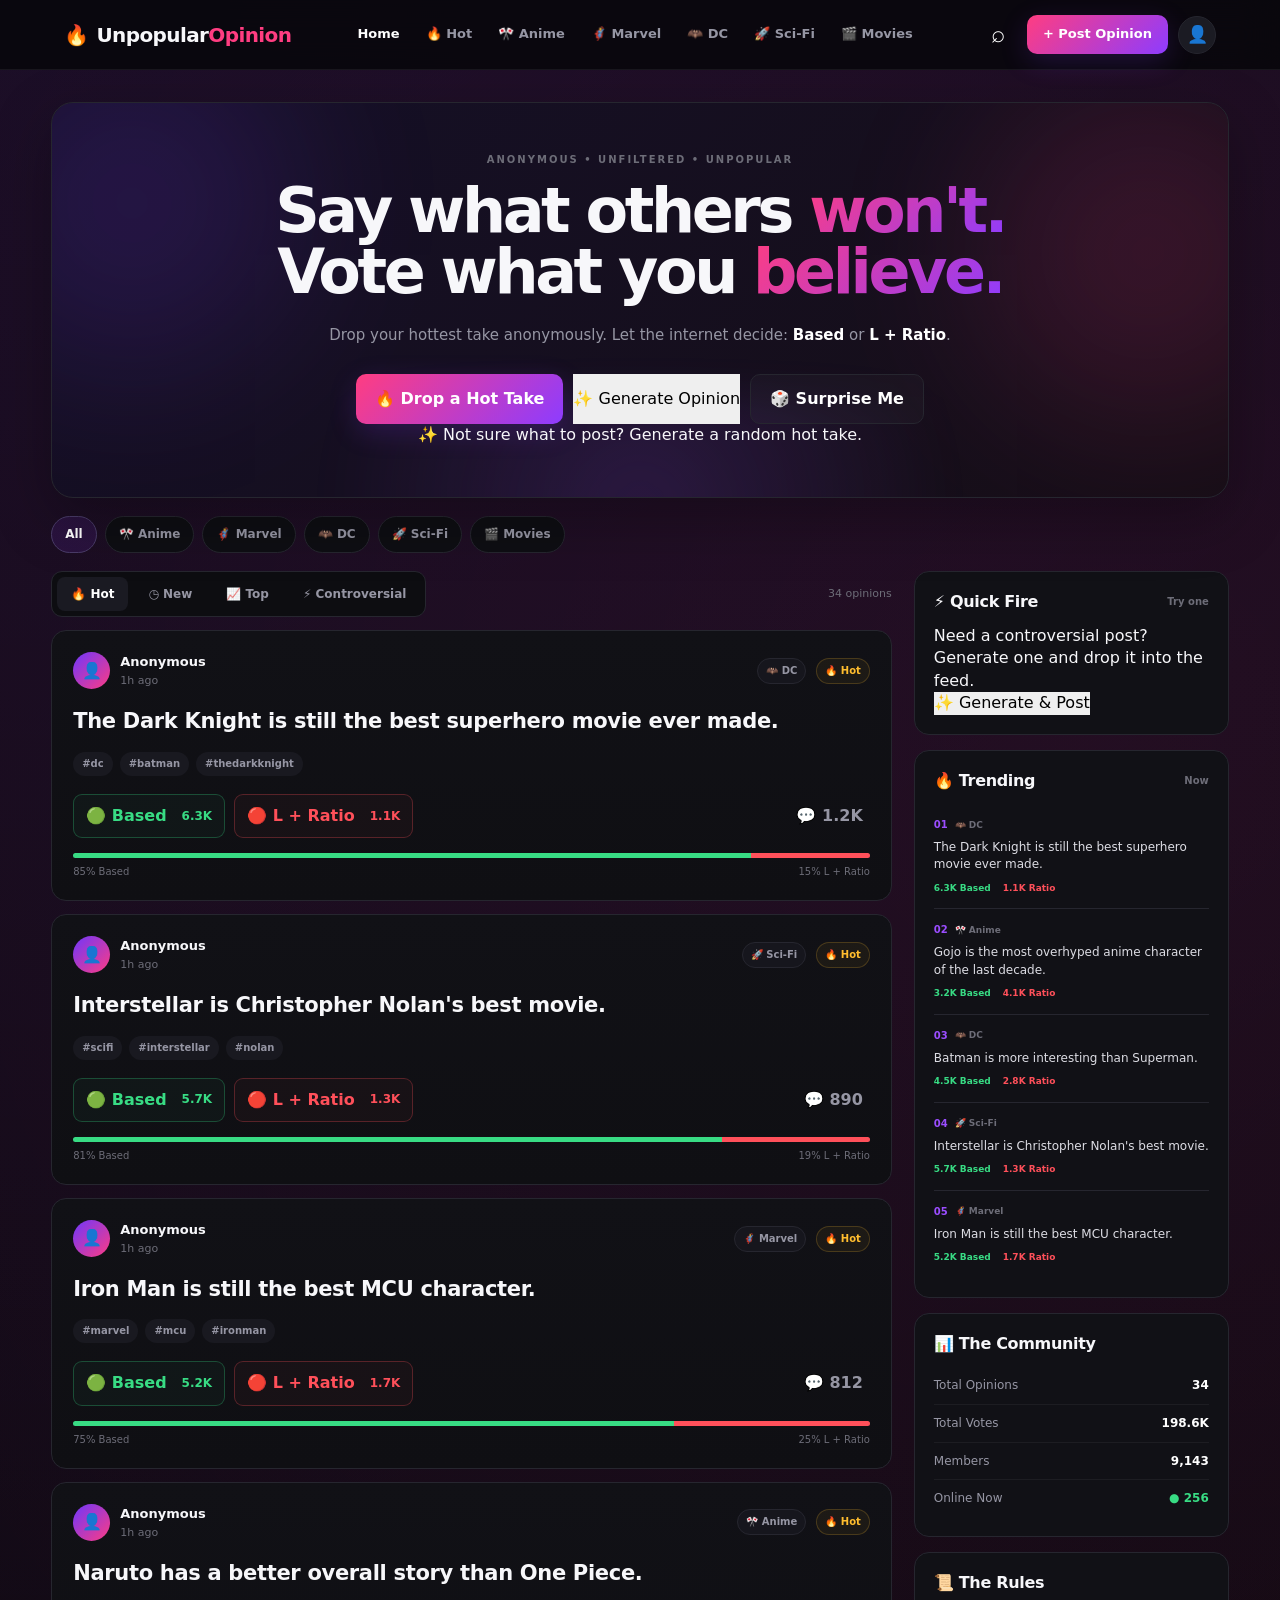
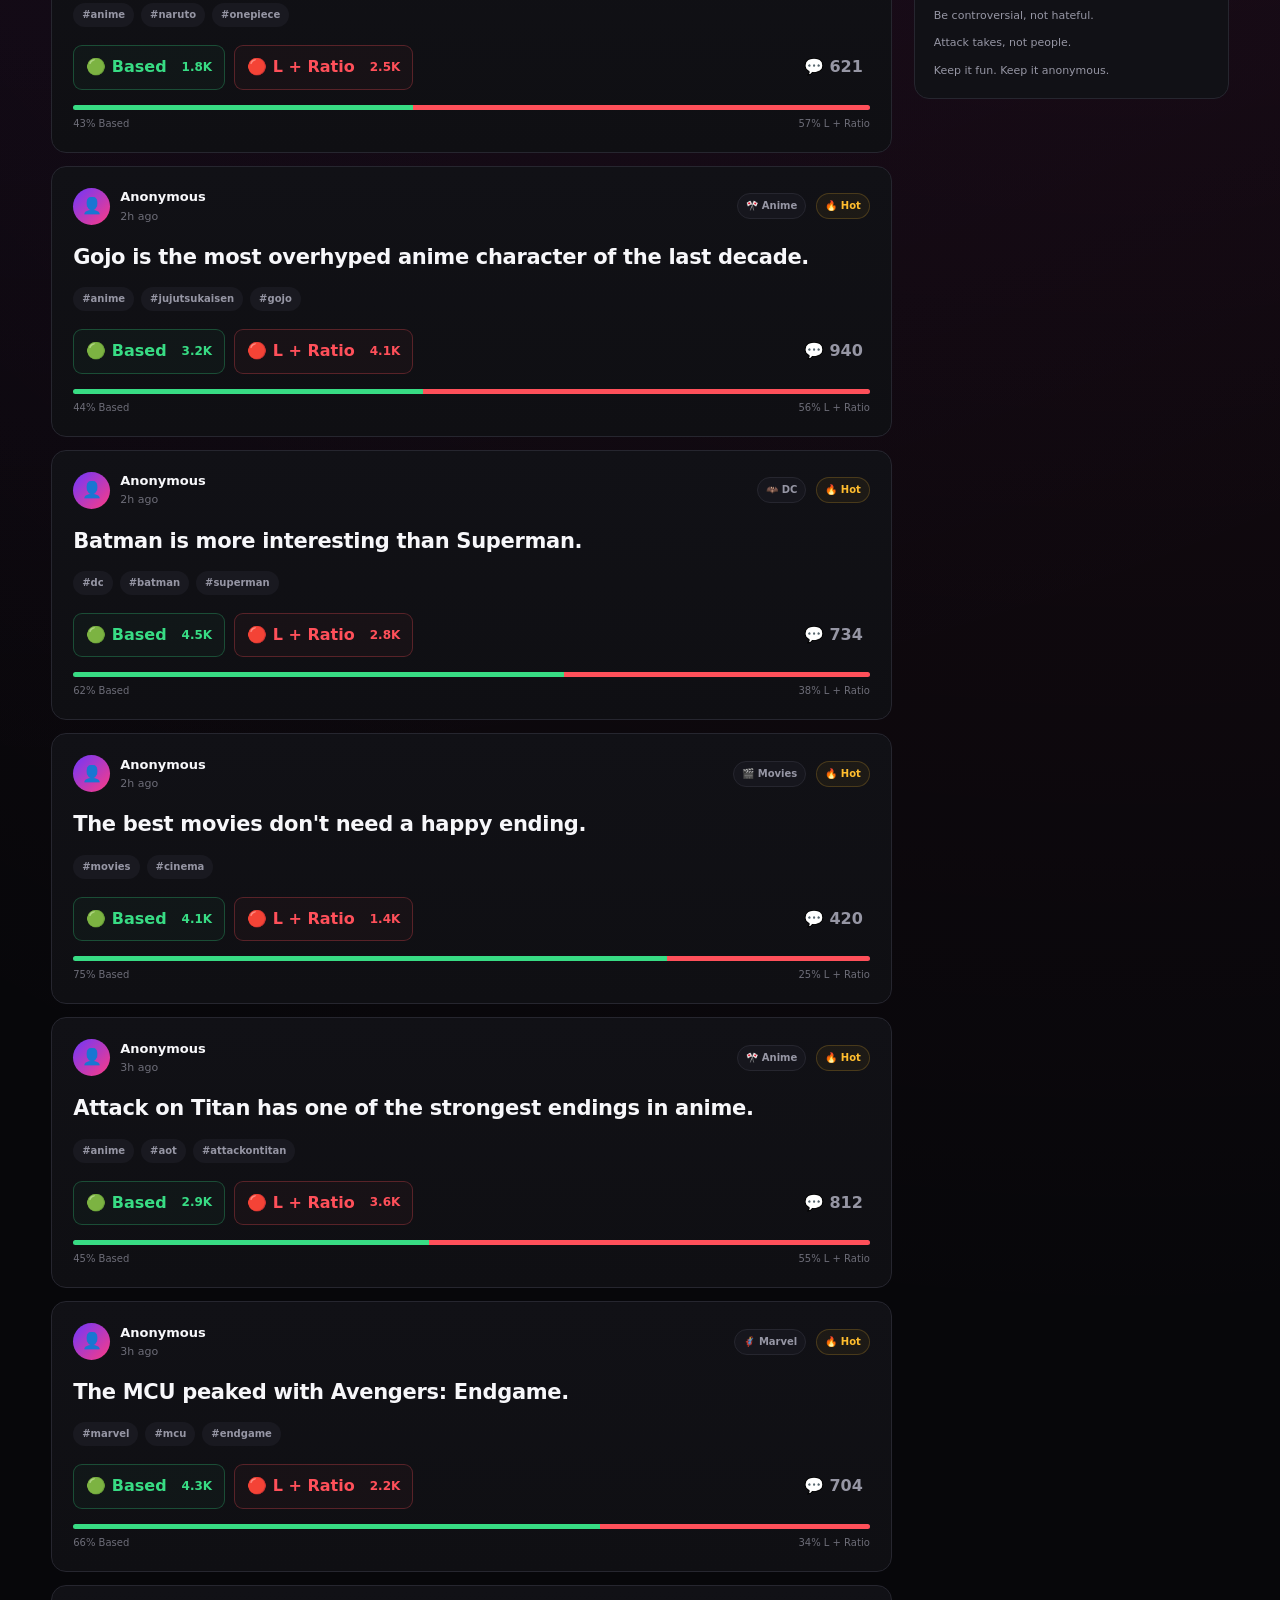
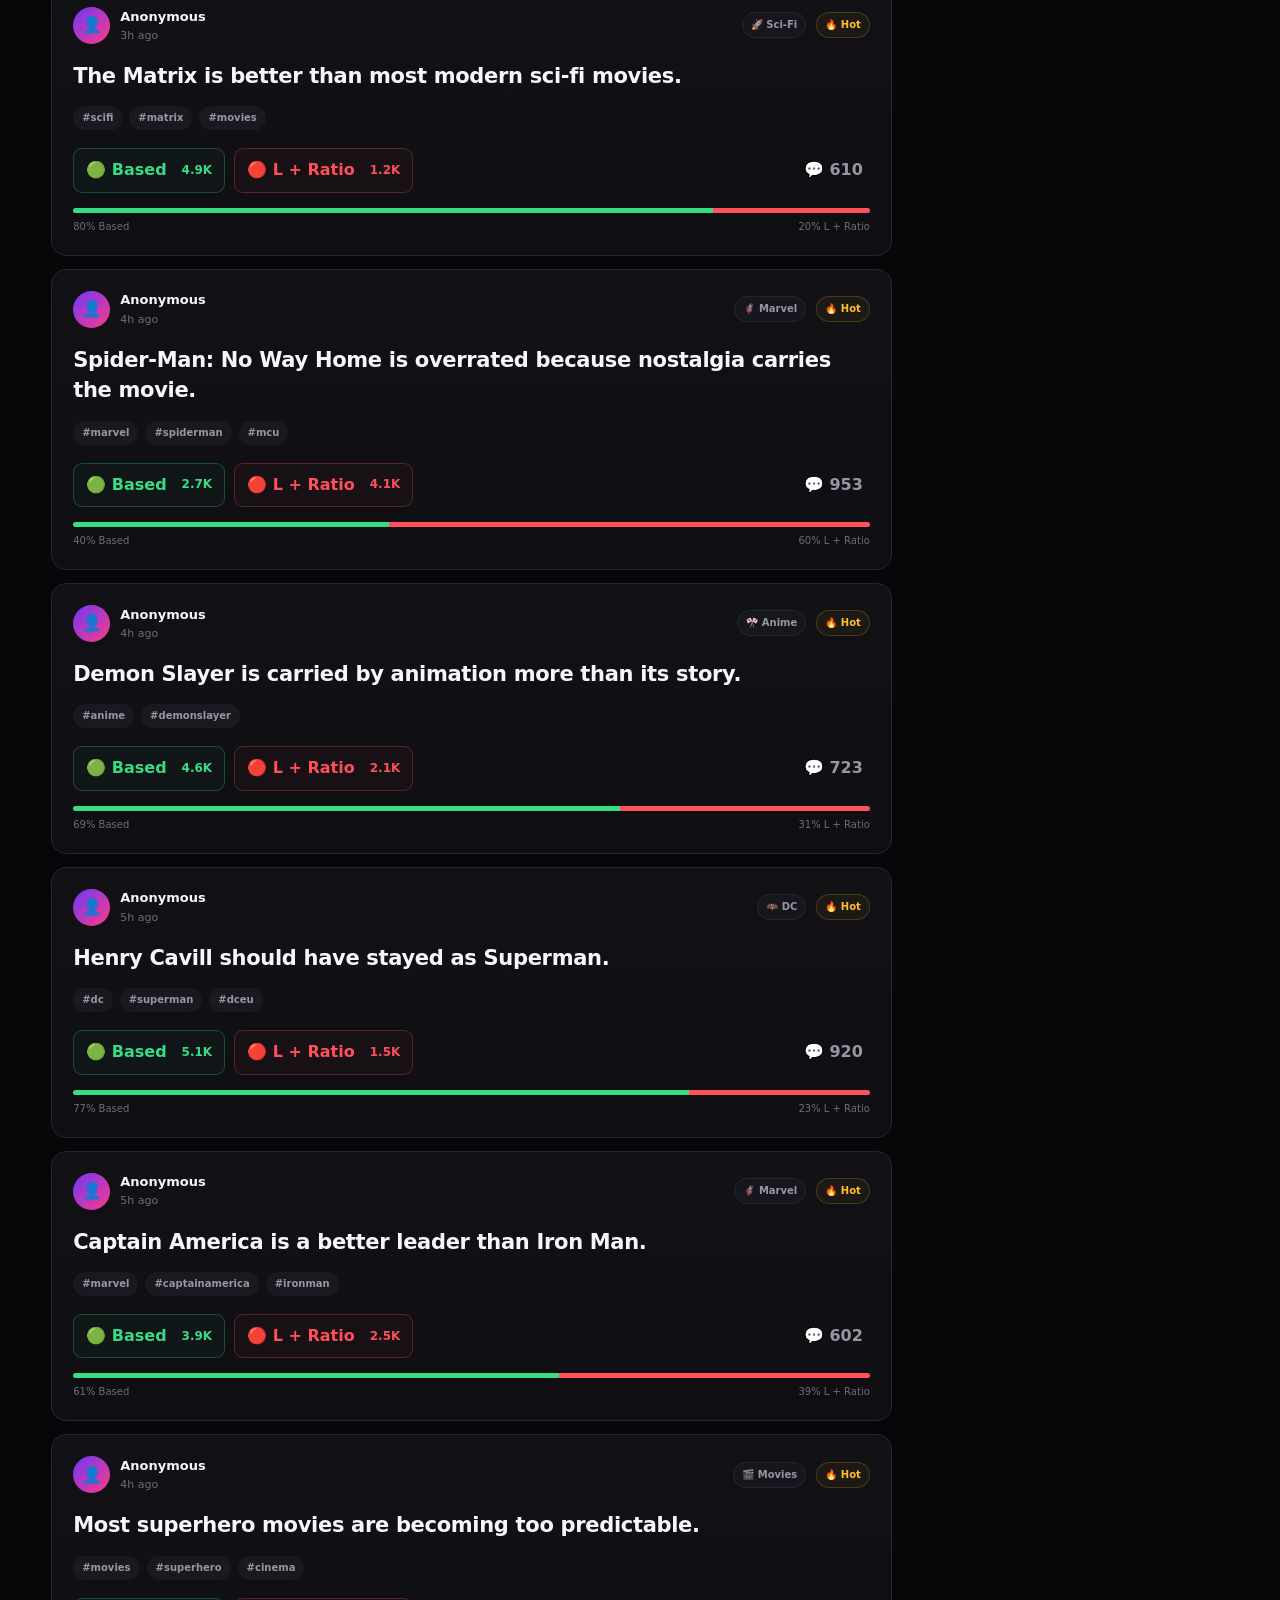
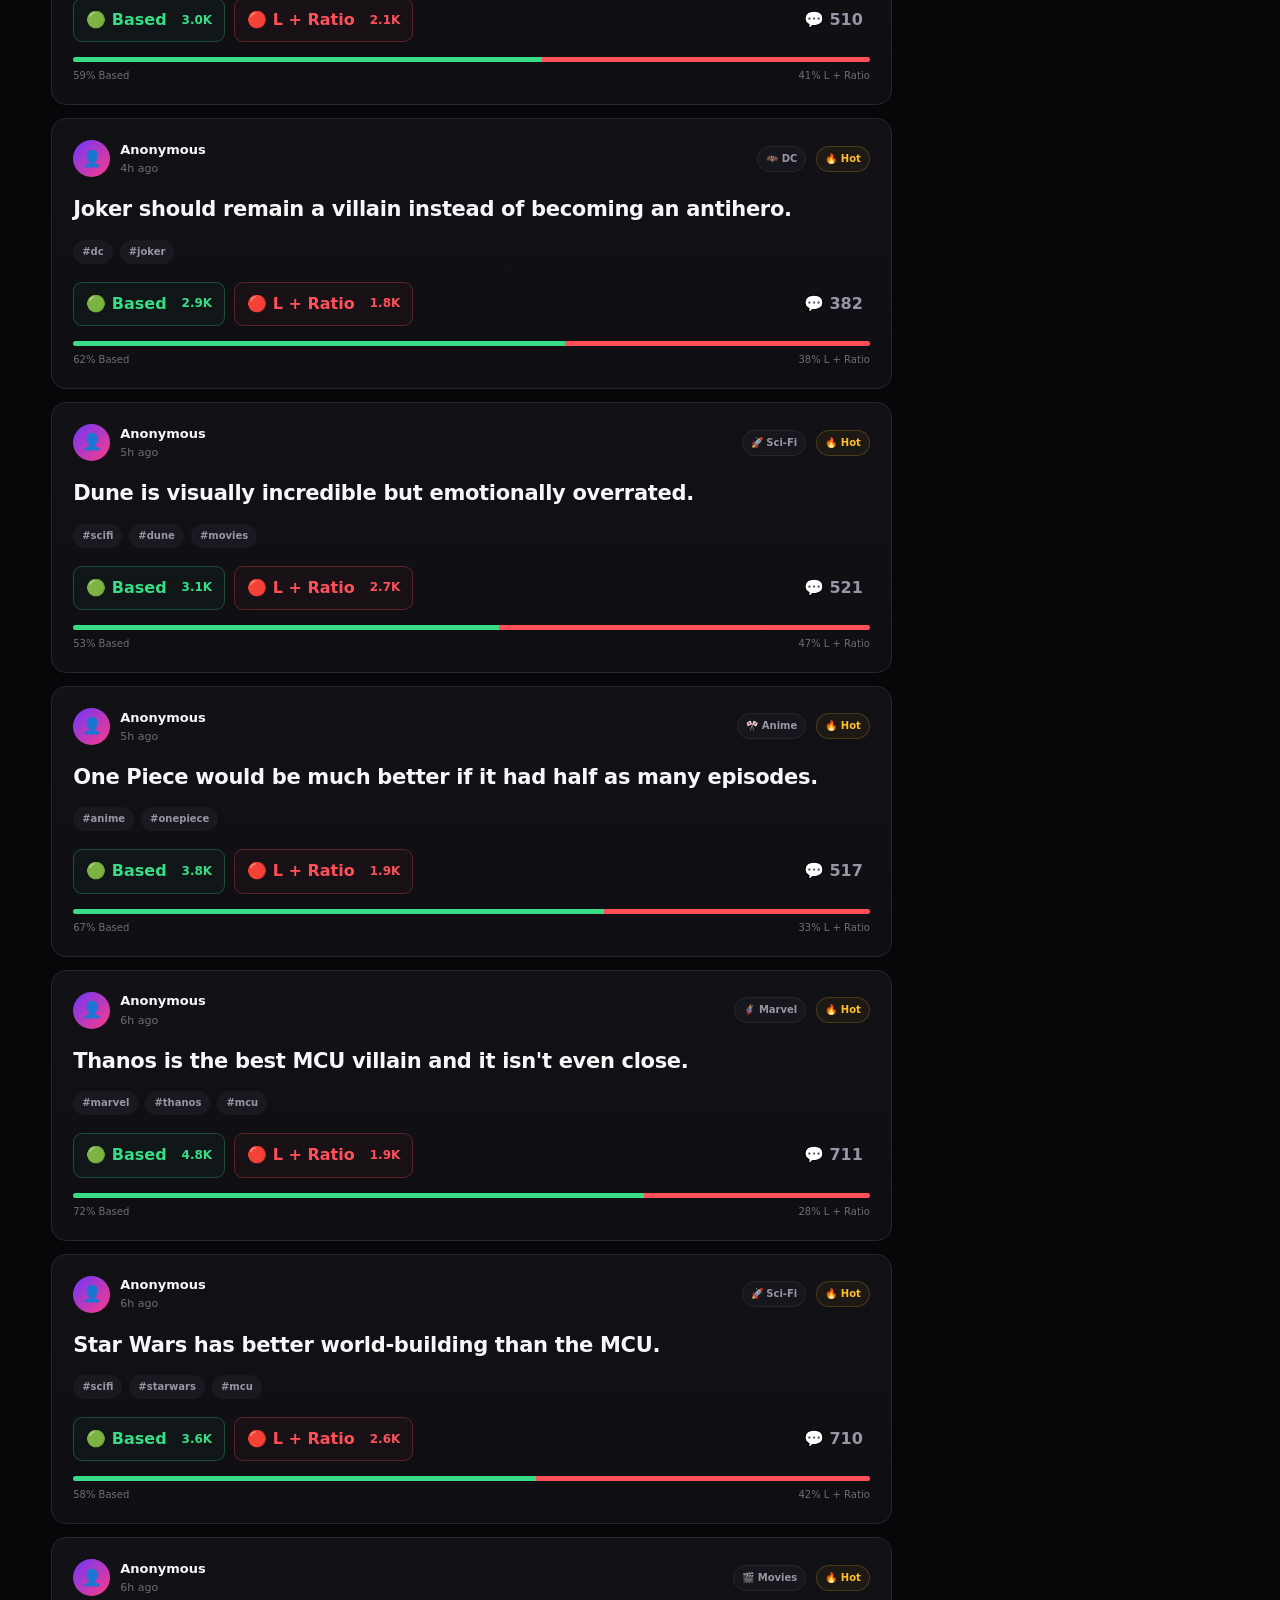
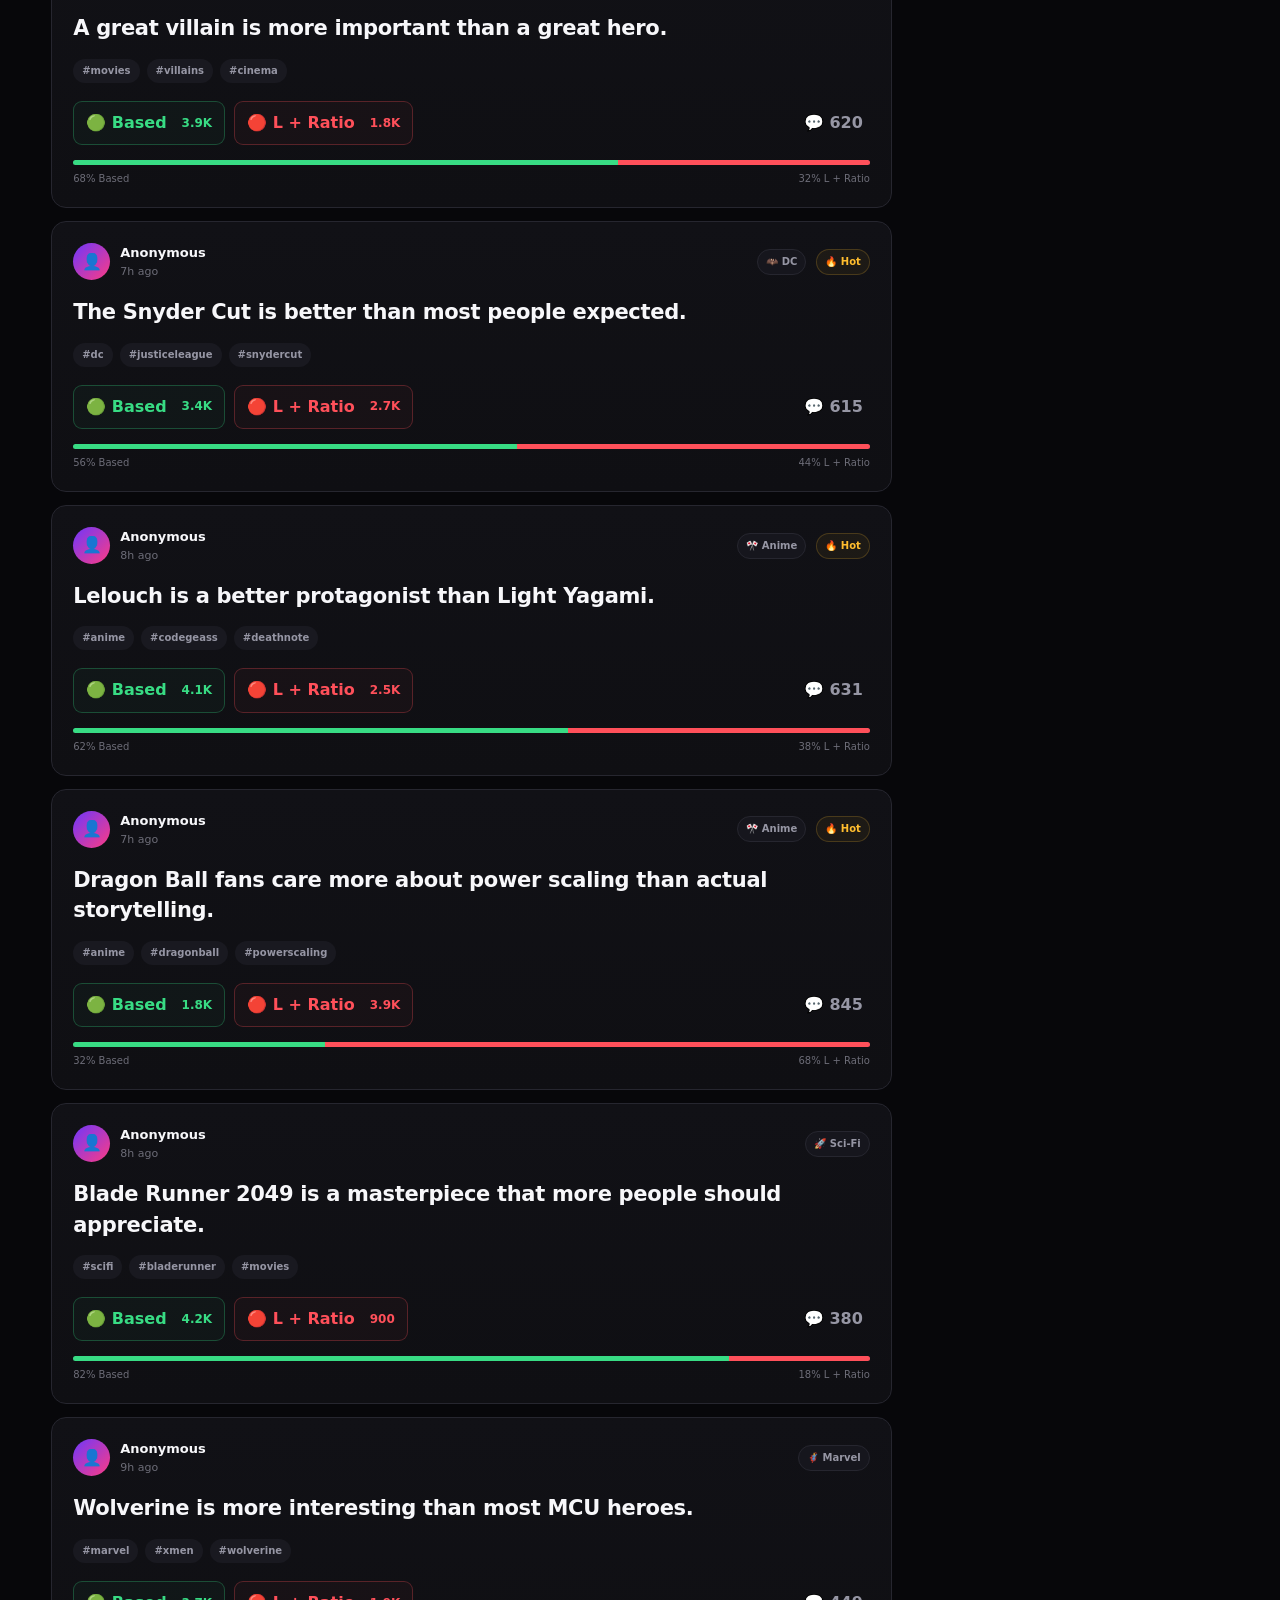
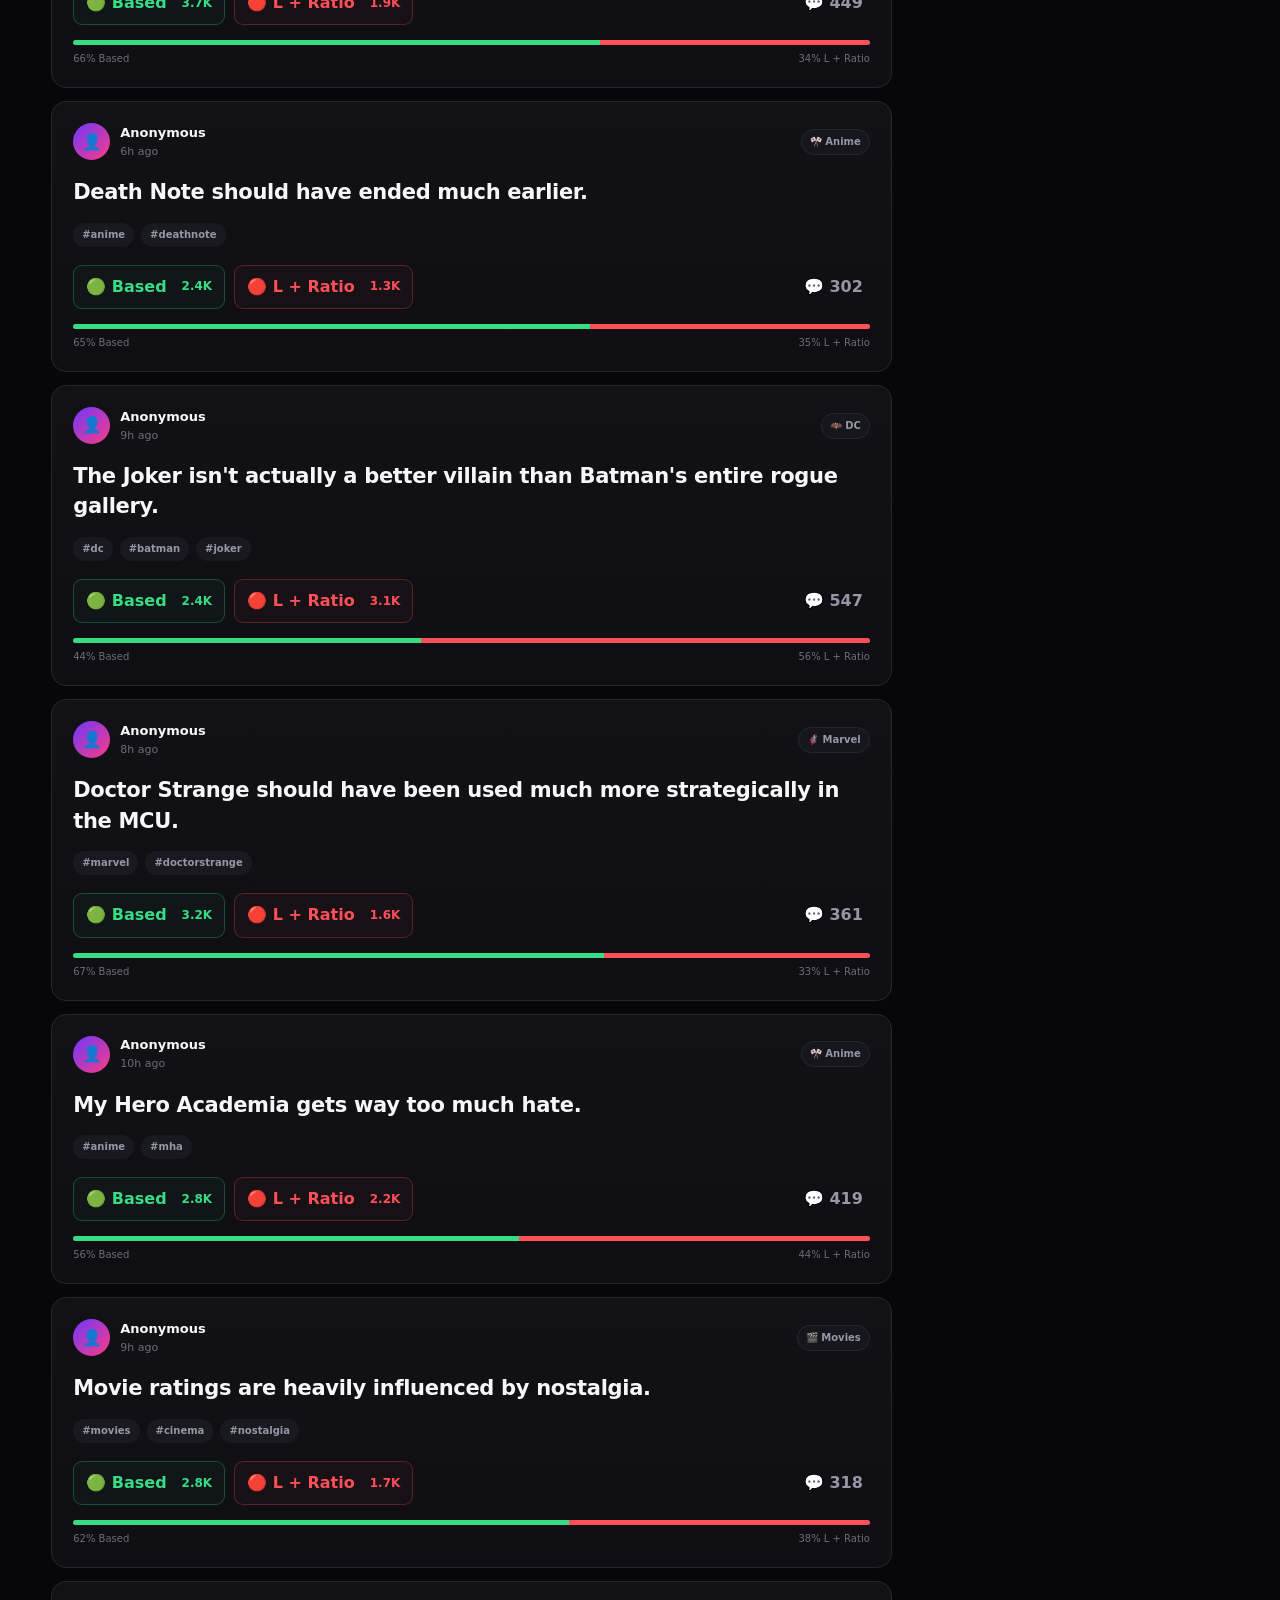
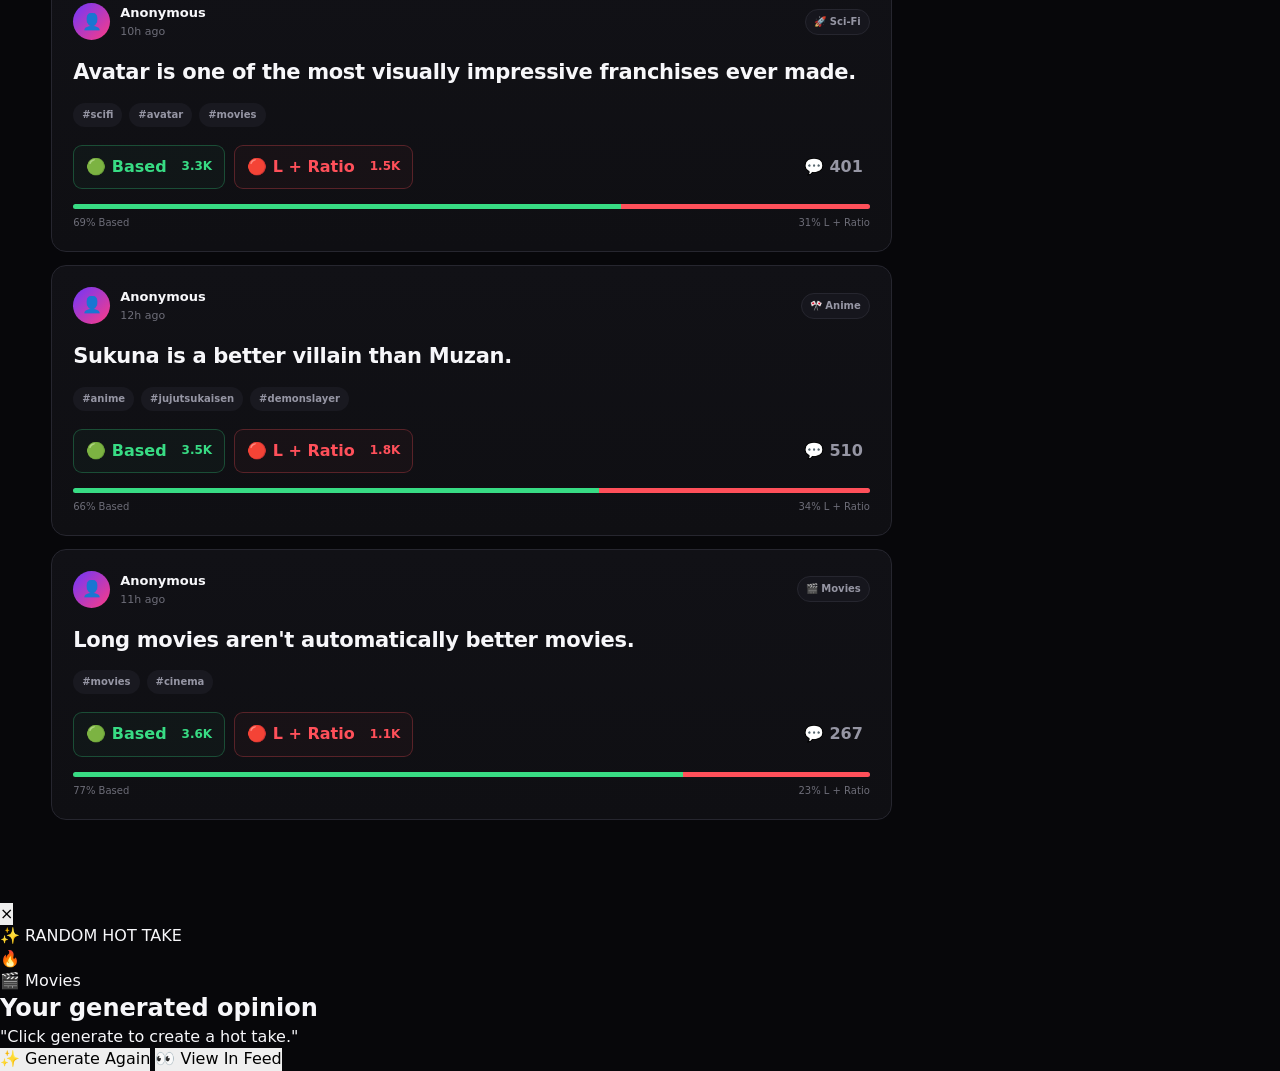
<file: index.html>
<!DOCTYPE html>
<html lang="en">
<head>
    <meta charset="UTF-8">
    <meta name="viewport" content="width=device-width, initial-scale=1.0">
    <meta name="description" content="Unpopular Opinion — anonymously share hot takes and vote Based or L + Ratio.">
    <title>Unpopular Opinion</title>
    <link rel="stylesheet" href="style.css">
</head>

<body>
    <nav class="navbar">
        <a href="#" class="logo" onclick="showAll(); return false;">
            <span class="logo-fire">🔥</span>
            Unpopular <span>Opinion</span>
        </a>

        <div class="nav-links">
            <a href="#" class="active" data-category="all" onclick="setCategory('all', this); return false;">Home</a>
            <a href="#" data-category="hot" onclick="setCategory('hot', this); return false;">🔥 Hot</a>
            <a href="#" data-category="anime" onclick="setCategory('anime', this); return false;">🎌 Anime</a>
            <a href="#" data-category="marvel" onclick="setCategory('marvel', this); return false;">🦸 Marvel</a>
            <a href="#" data-category="dc" onclick="setCategory('dc', this); return false;">🦇 DC</a>
            <a href="#" data-category="scifi" onclick="setCategory('scifi', this); return false;">🚀 Sci-Fi</a>
            <a href="#" data-category="movies" onclick="setCategory('movies', this); return false;">🎬 Movies</a>
        </div>

        <div class="nav-actions">
            <button class="icon-btn" type="button" aria-label="Search" onclick="toggleSearch()">⌕</button>
            <button class="post-btn" type="button" onclick="openModal()">+ Post Opinion</button>
            <div class="avatar" aria-label="Anonymous profile">👤</div>
        </div>

        <div class="search-panel" id="searchPanel">
            <input
                id="searchInput"
                type="search"
                maxlength="80"
                placeholder="Search opinions..."
                autocomplete="off"
                oninput="searchOpinions()"
            >
        </div>
    </nav>

    <main class="container">
        <section class="hero">
            <div class="hero-glow hero-glow-left"></div>
            <div class="hero-glow hero-glow-right"></div>

            <div class="hero-content">
                <div class="eyebrow">ANONYMOUS • UNFILTERED • UNPOPULAR</div>
                <h1>Say what others <span>won't.</span><br>Vote what you <span>believe.</span></h1>
                <p>
                    Drop your hottest take anonymously. Let the internet decide:
                    <strong>Based</strong> or <strong>L + Ratio</strong>.
                </p>

                <div class="hero-actions">
                    <button class="hero-btn" type="button" onclick="openModal()">🔥 Drop a Hot Take</button>
                    <button class="generate-btn" type="button" onclick="generateOpinion()">✨ Generate Opinion</button>
                    <button class="secondary-btn" type="button" onclick="randomOpinion()">🎲 Surprise Me</button>
                </div>

                <div class="generator-hint">
                    <span>✨</span>
                    <span>Not sure what to post? Generate a random hot take.</span>
                </div>
            </div>
        </section>

        <section class="category-strip" aria-label="Categories">
            <button class="category-chip active" data-category="all" onclick="setCategory('all', this)">All</button>
            <button class="category-chip" data-category="anime" onclick="setCategory('anime', this)">🎌 Anime</button>
            <button class="category-chip" data-category="marvel" onclick="setCategory('marvel', this)">🦸 Marvel</button>
            <button class="category-chip" data-category="dc" onclick="setCategory('dc', this)">🦇 DC</button>
            <button class="category-chip" data-category="scifi" onclick="setCategory('scifi', this)">🚀 Sci-Fi</button>
            <button class="category-chip" data-category="movies" onclick="setCategory('movies', this)">🎬 Movies</button>
        </section>

        <div class="layout">
            <section class="feed-section">
                <div class="feed-toolbar">
                    <div class="filters" role="tablist" aria-label="Feed sorting">
                        <button class="filter active" data-sort="hot" onclick="setSort('hot', this)">🔥 Hot</button>
                        <button class="filter" data-sort="new" onclick="setSort('new', this)">◷ New</button>
                        <button class="filter" data-sort="top" onclick="setSort('top', this)">📈 Top</button>
                        <button class="filter" data-sort="controversial" onclick="setSort('controversial', this)">⚡ Controversial</button>
                    </div>

                    <div class="feed-count" id="feedCount">0 opinions</div>
                </div>

                <div id="posts" class="posts"></div>
            </section>

            <aside class="sidebar">
                <div class="sidebar-card quick-card">
                    <div class="card-heading">
                        <h2>⚡ Quick Fire</h2>
                        <span>Try one</span>
                    </div>

                    <p class="quick-copy">Need a controversial post? Generate one and drop it into the feed.</p>

                    <button class="quick-generate" type="button" id="generateAndPostBtn">
                        ✨ Generate & Post
                    </button>
                </div>
                <div class="sidebar-card">
                    <div class="card-heading">
                        <h2>🔥 Trending</h2>
                        <span>Now</span>
                    </div>
                    <div id="trending"></div>
                </div>

                <div class="sidebar-card">
                    <div class="card-heading">
                        <h2>📊 The Community</h2>
                    </div>

                    <div class="stats-row">
                        <span>Total Opinions</span>
                        <strong id="totalOpinions">0</strong>
                    </div>
                    <div class="stats-row">
                        <span>Total Votes</span>
                        <strong id="totalVotes">0</strong>
                    </div>
                    <div class="stats-row">
                        <span>Members</span>
                        <strong>9,143</strong>
                    </div>
                    <div class="stats-row">
                        <span>Online Now</span>
                        <strong class="online">● 256</strong>
                    </div>
                </div>

                <div class="sidebar-card rules-card">
                    <div class="card-heading">
                        <h2>📜 The Rules</h2>
                    </div>
                    <p>Be controversial, not hateful.</p>
                    <p>Attack takes, not people.</p>
                    <p>Keep it fun. Keep it anonymous.</p>
                </div>
            </aside>
        </div>
    </main>


    <div class="generated-overlay" id="generatedOverlay" aria-hidden="true">
        <div class="generated-modal" role="dialog" aria-modal="true" aria-labelledby="generatedTitle">
            <button class="generated-close" type="button" onclick="closeGeneratedOpinion()" aria-label="Close">×</button>

            <div class="generated-badge">✨ RANDOM HOT TAKE</div>

            <div class="generated-icon" id="generatedIcon">🔥</div>

            <div class="generated-category" id="generatedCategory">🎬 Movies</div>

            <h2 id="generatedTitle">Your generated opinion</h2>

            <blockquote id="generatedOpinion">
                "Click generate to create a hot take."
            </blockquote>

            <div class="generated-actions">
                <button class="generate-again-btn" type="button" onclick="generateOpinion()">
                    ✨ Generate Again
                </button>

                <button class="post-generated-btn" type="button" onclick="closeGeneratedAndShowPost()">
                    👀 View In Feed
                </button>
            </div>
        </div>
    </div>

    <div class="modal-overlay" id="modal" aria-hidden="true">
        <div class="modal" role="dialog" aria-modal="true" aria-labelledby="modalTitle">
            <div class="modal-header">
                <div>
                    <div class="modal-kicker">ANONYMOUS POST</div>
                    <h2 id="modalTitle">Drop your hottest take 🔥</h2>
                </div>
                <button class="close-btn" type="button" onclick="closeModal()" aria-label="Close">×</button>
            </div>

            <label class="field-label" for="opinionInput">Your opinion</label>
            <textarea
                id="opinionInput"
                maxlength="300"
                placeholder="What's something you believe that most people would disagree with?"
                oninput="updateCharacterCount()"
            ></textarea>

            <div class="modal-meta">
                <span>👤 Posted anonymously</span>
                <span id="characterCount">0 / 300</span>
            </div>

            <div class="modal-row">
                <label class="select-label">
                    Category
                    <select id="categoryInput">
                        <option value="anime">🎌 Anime</option>
                        <option value="marvel">🦸 Marvel</option>
                        <option value="dc">🦇 DC</option>
                        <option value="scifi">🚀 Sci-Fi</option>
                        <option value="movies">🎬 Movies</option>
                        <option value="other">💬 Other</option>
                    </select>
                </label>

                <button class="submit-btn" type="button" onclick="submitOpinion()">Post Opinion</button>
            </div>
        </div>
    </div>

    <div class="toast" id="toast" role="status" aria-live="polite"></div>

    <script>
        const seedPosts = [
            {
                id: 1,
                text: "Naruto has a better overall story than One Piece.",
                tags: ["anime", "naruto", "onepiece"],
                based: 1820,
                ratio: 2450,
                comments: 621,
                hours: 1
            },
            {
                id: 2,
                text: "Gojo is the most overhyped anime character of the last decade.",
                tags: ["anime", "jujutsukaisen", "gojo"],
                based: 3210,
                ratio: 4100,
                comments: 940,
                hours: 2
            },
            {
                id: 3,
                text: "Attack on Titan has one of the strongest endings in anime.",
                tags: ["anime", "aot", "attackontitan"],
                based: 2900,
                ratio: 3600,
                comments: 812,
                hours: 3
            },
            {
                id: 4,
                text: "Demon Slayer is carried by animation more than its story.",
                tags: ["anime", "demonslayer"],
                based: 4600,
                ratio: 2100,
                comments: 723,
                hours: 4
            },
            {
                id: 5,
                text: "One Piece would be much better if it had half as many episodes.",
                tags: ["anime", "onepiece"],
                based: 3800,
                ratio: 1900,
                comments: 517,
                hours: 5
            },
            {
                id: 6,
                text: "Death Note should have ended much earlier.",
                tags: ["anime", "deathnote"],
                based: 2400,
                ratio: 1300,
                comments: 302,
                hours: 6
            },
            {
                id: 7,
                text: "Dragon Ball fans care more about power scaling than actual storytelling.",
                tags: ["anime", "dragonball", "powerscaling"],
                based: 1800,
                ratio: 3900,
                comments: 845,
                hours: 7
            },
            {
                id: 8,
                text: "Lelouch is a better protagonist than Light Yagami.",
                tags: ["anime", "codegeass", "deathnote"],
                based: 4100,
                ratio: 2500,
                comments: 631,
                hours: 8
            },
            {
                id: 9,
                text: "My Hero Academia gets way too much hate.",
                tags: ["anime", "mha"],
                based: 2800,
                ratio: 2200,
                comments: 419,
                hours: 10
            },
            {
                id: 10,
                text: "Sukuna is a better villain than Muzan.",
                tags: ["anime", "jujutsukaisen", "demonslayer"],
                based: 3500,
                ratio: 1800,
                comments: 510,
                hours: 12
            },
            {
                id: 11,
                text: "Iron Man is still the best MCU character.",
                tags: ["marvel", "mcu", "ironman"],
                based: 5200,
                ratio: 1700,
                comments: 812,
                hours: 1
            },
            {
                id: 12,
                text: "The MCU peaked with Avengers: Endgame.",
                tags: ["marvel", "mcu", "endgame"],
                based: 4300,
                ratio: 2200,
                comments: 704,
                hours: 3
            },
            {
                id: 13,
                text: "Spider-Man: No Way Home is overrated because nostalgia carries the movie.",
                tags: ["marvel", "spiderman", "mcu"],
                based: 2700,
                ratio: 4100,
                comments: 953,
                hours: 4
            },
            {
                id: 14,
                text: "Captain America is a better leader than Iron Man.",
                tags: ["marvel", "captainamerica", "ironman"],
                based: 3900,
                ratio: 2500,
                comments: 602,
                hours: 5
            },
            {
                id: 15,
                text: "Thanos is the best MCU villain and it isn't even close.",
                tags: ["marvel", "thanos", "mcu"],
                based: 4800,
                ratio: 1900,
                comments: 711,
                hours: 6
            },
            {
                id: 16,
                text: "Doctor Strange should have been used much more strategically in the MCU.",
                tags: ["marvel", "doctorstrange"],
                based: 3200,
                ratio: 1600,
                comments: 361,
                hours: 8
            },
            {
                id: 17,
                text: "Wolverine is more interesting than most MCU heroes.",
                tags: ["marvel", "xmen", "wolverine"],
                based: 3700,
                ratio: 1900,
                comments: 449,
                hours: 9
            },
            {
                id: 18,
                text: "The Dark Knight is still the best superhero movie ever made.",
                tags: ["dc", "batman", "thedarkknight"],
                based: 6300,
                ratio: 1100,
                comments: 1200,
                hours: 1
            },
            {
                id: 19,
                text: "Batman is more interesting than Superman.",
                tags: ["dc", "batman", "superman"],
                based: 4500,
                ratio: 2800,
                comments: 734,
                hours: 2
            },
            {
                id: 20,
                text: "Joker should remain a villain instead of becoming an antihero.",
                tags: ["dc", "joker"],
                based: 2900,
                ratio: 1800,
                comments: 382,
                hours: 4
            },
            {
                id: 21,
                text: "Henry Cavill should have stayed as Superman.",
                tags: ["dc", "superman", "dceu"],
                based: 5100,
                ratio: 1500,
                comments: 920,
                hours: 5
            },
            {
                id: 22,
                text: "The Snyder Cut is better than most people expected.",
                tags: ["dc", "justiceleague", "snydercut"],
                based: 3400,
                ratio: 2700,
                comments: 615,
                hours: 7
            },
            {
                id: 23,
                text: "The Joker isn't actually a better villain than Batman's entire rogue gallery.",
                tags: ["dc", "batman", "joker"],
                based: 2400,
                ratio: 3100,
                comments: 547,
                hours: 9
            },
            {
                id: 24,
                text: "Interstellar is Christopher Nolan's best movie.",
                tags: ["scifi", "interstellar", "nolan"],
                based: 5700,
                ratio: 1300,
                comments: 890,
                hours: 1
            },
            {
                id: 25,
                text: "The Matrix is better than most modern sci-fi movies.",
                tags: ["scifi", "matrix", "movies"],
                based: 4900,
                ratio: 1200,
                comments: 610,
                hours: 3
            },
            {
                id: 26,
                text: "Dune is visually incredible but emotionally overrated.",
                tags: ["scifi", "dune", "movies"],
                based: 3100,
                ratio: 2700,
                comments: 521,
                hours: 5
            },
            {
                id: 27,
                text: "Star Wars has better world-building than the MCU.",
                tags: ["scifi", "starwars", "mcu"],
                based: 3600,
                ratio: 2600,
                comments: 710,
                hours: 6
            },
            {
                id: 28,
                text: "Blade Runner 2049 is a masterpiece that more people should appreciate.",
                tags: ["scifi", "bladerunner", "movies"],
                based: 4200,
                ratio: 900,
                comments: 380,
                hours: 8
            },
            {
                id: 29,
                text: "Avatar is one of the most visually impressive franchises ever made.",
                tags: ["scifi", "avatar", "movies"],
                based: 3300,
                ratio: 1500,
                comments: 401,
                hours: 10
            },
            {
                id: 30,
                text: "The best movies don't need a happy ending.",
                tags: ["movies", "cinema"],
                based: 4100,
                ratio: 1400,
                comments: 420,
                hours: 2
            },
            {
                id: 31,
                text: "Most superhero movies are becoming too predictable.",
                tags: ["movies", "superhero", "cinema"],
                based: 3000,
                ratio: 2100,
                comments: 510,
                hours: 4
            },
            {
                id: 32,
                text: "A great villain is more important than a great hero.",
                tags: ["movies", "villains", "cinema"],
                based: 3900,
                ratio: 1800,
                comments: 620,
                hours: 6
            },
            {
                id: 33,
                text: "Movie ratings are heavily influenced by nostalgia.",
                tags: ["movies", "cinema", "nostalgia"],
                based: 2800,
                ratio: 1700,
                comments: 318,
                hours: 9
            },
            {
                id: 34,
                text: "Long movies aren't automatically better movies.",
                tags: ["movies", "cinema"],
                based: 3600,
                ratio: 1100,
                comments: 267,
                hours: 11
            }
        ];

        const STORAGE_KEY = "unpopular-opinion-posts-v2";

        let posts = loadPosts();
        let selectedCategory = "all";
        let selectedSort = "hot";

        function loadPosts() {
            try {
                const saved = JSON.parse(localStorage.getItem(STORAGE_KEY));
                return Array.isArray(saved) && saved.length ? saved : seedPosts.map(post => ({ ...post, tags: [...post.tags] }));
            } catch {
                return seedPosts.map(post => ({ ...post, tags: [...post.tags] }));
            }
        }

        function savePosts() {
            localStorage.setItem(STORAGE_KEY, JSON.stringify(posts));
        }

        function formatNumber(value) {
            if (value >= 1000000) return (value / 1000000).toFixed(1) + "M";
            if (value >= 1000) return (value / 1000).toFixed(1) + "K";
            return value.toLocaleString();
        }

        function escapeHTML(value) {
            const div = document.createElement("div");
            div.textContent = value;
            return div.innerHTML;
        }

        function getCategoryLabel(category) {
            const labels = {
                anime: "🎌 Anime",
                marvel: "🦸 Marvel",
                dc: "🦇 DC",
                scifi: "🚀 Sci-Fi",
                movies: "🎬 Movies",
                other: "💬 Other"
            };
            return labels[category] || "💬 Other";
        }

        function getPrimaryCategory(post) {
            return post.tags.find(tag => ["anime", "marvel", "dc", "scifi", "movies"].includes(tag)) || "other";
        }

        function getScore(post) {
            const votes = post.based + post.ratio;
            return votes / Math.max(post.hours, 1);
        }

        function getFilteredPosts() {
            let result = [...posts];

            if (selectedCategory !== "all" && selectedCategory !== "hot") {
                result = result.filter(post => getPrimaryCategory(post) === selectedCategory);
            }

            if (selectedSort === "new") {
                result.sort((a, b) => a.hours - b.hours);
            } else if (selectedSort === "top") {
                result.sort((a, b) => (b.based + b.ratio) - (a.based + a.ratio));
            } else if (selectedSort === "controversial") {
                result.sort((a, b) => {
                    const aDiff = Math.abs(a.based - a.ratio);
                    const bDiff = Math.abs(b.based - b.ratio);
                    return aDiff - bDiff;
                });
            } else {
                result.sort((a, b) => getScore(b) - getScore(a));
            }

            return result;
        }

        function renderPosts(list = getFilteredPosts()) {
            const container = document.getElementById("posts");
            container.innerHTML = "";

            document.getElementById("feedCount").textContent =
                `${list.length} opinion${list.length === 1 ? "" : "s"}`;

            if (!list.length) {
                container.innerHTML = `
                    <div class="empty-state">
                        <div class="empty-icon">🫥</div>
                        <h3>No opinions here yet.</h3>
                        <p>Be the first person brave enough to say something.</p>
                        <button class="hero-btn small-btn" onclick="openModal()">Post an Opinion</button>
                    </div>
                `;
                return;
            }

            list.forEach((post) => {
                const total = post.based + post.ratio;
                const basedPercent = total ? (post.based / total) * 100 : 50;
                const category = getPrimaryCategory(post);
                const hot = getScore(post) > 700;

                const article = document.createElement("article");
                article.className = "post-card";

                article.innerHTML = `
                    <div class="post-header">
                        <div class="anon-avatar">👤</div>

                        <div class="post-user">
                            <strong>Anonymous</strong>
                            <span>${post.hours === 0 ? "just now" : post.hours + "h ago"}</span>
                        </div>

                        <div class="post-category">${getCategoryLabel(category)}</div>

                        ${hot ? `<div class="hot-badge">🔥 Hot</div>` : ""}
                    </div>

                    <h2>${escapeHTML(post.text)}</h2>

                    <div class="tags">
                        ${post.tags.slice(0, 4).map(tag => `<span class="tag">#${escapeHTML(tag)}</span>`).join("")}
                    </div>

                    <div class="vote-row">
                        <button class="vote-btn based" onclick="vote(${post.id}, 'based')">
                            <span>🟢 Based</span>
                            <strong>${formatNumber(post.based)}</strong>
                        </button>

                        <button class="vote-btn ratio" onclick="vote(${post.id}, 'ratio')">
                            <span>🔴 L + Ratio</span>
                            <strong>${formatNumber(post.ratio)}</strong>
                        </button>

                        <button class="comment-btn" onclick="commentPost(${post.id})">
                            💬 ${formatNumber(post.comments)}
                        </button>
                    </div>

                    <div class="vote-bar" aria-label="${Math.round(basedPercent)} percent Based">
                        <div class="vote-bar-based" style="width:${basedPercent}%"></div>
                        <div class="vote-bar-ratio" style="width:${100 - basedPercent}%"></div>
                    </div>

                    <div class="vote-summary">
                        <span>${Math.round(basedPercent)}% Based</span>
                        <span>${Math.round(100 - basedPercent)}% L + Ratio</span>
                    </div>
                `;

                container.appendChild(article);
            });
        }

        function renderTrending() {
            const container = document.getElementById("trending");
            const trending = [...posts]
                .sort((a, b) => (b.based + b.ratio) - (a.based + a.ratio))
                .slice(0, 5);

            container.innerHTML = trending.map((post, index) => `
                <button class="trend-item" onclick="focusOpinion(${post.id})">
                    <div class="trend-topline">
                        <span class="trend-index">0${index + 1}</span>
                        <span class="trend-category">${getCategoryLabel(getPrimaryCategory(post))}</span>
                    </div>
                    <div class="trend-text">${escapeHTML(post.text)}</div>
                    <div class="trend-votes">
                        <span class="green">${formatNumber(post.based)} Based</span>
                        <span class="red">${formatNumber(post.ratio)} Ratio</span>
                    </div>
                </button>
            `).join("");
        }

        function updateStats() {
            const totalVotes = posts.reduce(
                (sum, post) => sum + post.based + post.ratio,
                0
            );

            document.getElementById("totalOpinions").textContent = formatNumber(posts.length);
            document.getElementById("totalVotes").textContent = formatNumber(totalVotes);
        }

        function refresh() {
            renderPosts();
            renderTrending();
            updateStats();
        }

        function setSort(sort, button) {
            selectedSort = sort;
            document.querySelectorAll(".filter").forEach(el => el.classList.remove("active"));
            button.classList.add("active");
            renderPosts();
        }

        function setCategory(category, element) {
            selectedCategory = category;

            document.querySelectorAll(".nav-links a").forEach(el => el.classList.remove("active"));
            document.querySelectorAll(".category-chip").forEach(el => el.classList.remove("active"));

            const navLink = document.querySelector(`.nav-links a[data-category="${category}"]`);
            if (navLink) navLink.classList.add("active");

            const categoryChip = document.querySelector(`.category-chip[data-category="${category}"]`);
            if (categoryChip) categoryChip.classList.add("active");

            if (category === "hot") {
                selectedCategory = "all";
                selectedSort = "hot";
            } else {
                selectedCategory = category;
            }

            document.querySelectorAll(".filter").forEach(el => el.classList.remove("active"));
            const activeFilter = document.querySelector(`.filter[data-sort="${selectedSort}"]`);
            if (activeFilter) activeFilter.classList.add("active");

            renderPosts();
        }

        function showAll() {
            setCategory("all");
        }

        function vote(id, type) {
            const post = posts.find(item => item.id === id);
            if (!post) return;

            if (type === "based") {
                post.based += 1;
                showToast("You voted: BASED 🟢");
            } else {
                post.ratio += 1;
                showToast("You voted: L + RATIO 🔴");
            }

            savePosts();
            refresh();
        }

        function commentPost(id) {
            const post = posts.find(item => item.id === id);
            if (!post) return;

            const comment = prompt("Leave an anonymous comment:");
            if (!comment || !comment.trim()) return;

            post.comments += 1;
            savePosts();
            refresh();
            showToast("Anonymous comment added 💬");
        }

        function focusOpinion(id) {
            selectedCategory = "all";
            selectedSort = "top";
            renderPosts();

            setTimeout(() => {
                const cards = [...document.querySelectorAll(".post-card")];
                const post = posts.find(item => item.id === id);
                if (!post) return;

                const index = getFilteredPosts().findIndex(item => item.id === id);
                if (cards[index]) {
                    cards[index].scrollIntoView({ behavior: "smooth", block: "center" });
                    cards[index].classList.add("flash");
                    setTimeout(() => cards[index].classList.remove("flash"), 1200);
                }
            }, 50);
        }

        function randomOpinion() {
            if (!posts.length) return;
            const random = posts[Math.floor(Math.random() * posts.length)];
            focusOpinion(random.id);
            showToast("Random take selected 🎲");
        }

        function toggleSearch() {
            const panel = document.getElementById("searchPanel");
            panel.classList.toggle("show");

            if (panel.classList.contains("show")) {
                document.getElementById("searchInput").focus();
            }
        }

        function searchOpinions() {
            const query = document.getElementById("searchInput").value.trim().toLowerCase();

            if (!query) {
                renderPosts();
                return;
            }

            const results = posts.filter(post => {
                const content = [
                    post.text,
                    ...post.tags
                ].join(" ").toLowerCase();

                return content.includes(query);
            });

            renderPosts(results);
        }

        function openModal() {
            const modal = document.getElementById("modal");
            modal.classList.add("show");
            modal.setAttribute("aria-hidden", "false");
            document.body.classList.add("modal-open");
            setTimeout(() => document.getElementById("opinionInput").focus(), 50);
        }

        function closeModal() {
            const modal = document.getElementById("modal");
            modal.classList.remove("show");
            modal.setAttribute("aria-hidden", "true");
            document.body.classList.remove("modal-open");
        }

        function updateCharacterCount() {
            const value = document.getElementById("opinionInput").value.length;
            document.getElementById("characterCount").textContent = `${value} / 300`;
        }

        function submitOpinion() {
            const input = document.getElementById("opinionInput");
            const category = document.getElementById("categoryInput").value;
            const text = input.value.trim();

            if (text.length < 5) {
                showToast("Your opinion is too short.");
                input.focus();
                return;
            }

            const tagMap = {
                anime: ["anime"],
                marvel: ["marvel", "mcu"],
                dc: ["dc"],
                scifi: ["scifi"],
                movies: ["movies", "cinema"],
                other: ["opinion"]
            };

            const newPost = {
                id: Date.now(),
                text,
                tags: tagMap[category] || ["opinion"],
                based: 0,
                ratio: 0,
                comments: 0,
                hours: 0
            };

            posts.unshift(newPost);
            savePosts();
            refresh();

            input.value = "";
            updateCharacterCount();
            closeModal();

            showToast("Your opinion is live anonymously 🔥");
        }


        const generatedOpinions = [
            { text: "Naruto has a better overall story than One Piece.", category: "anime", tags: ["anime", "naruto", "onepiece"] },
            { text: "Gojo is the most overhyped anime character of the last decade.", category: "anime", tags: ["anime", "gojo", "jujutsukaisen"] },
            { text: "Demon Slayer is carried more by animation than storytelling.", category: "anime", tags: ["anime", "demonslayer"] },
            { text: "Iron Man is still the best MCU character.", category: "marvel", tags: ["marvel", "mcu", "ironman"] },
            { text: "Spider-Man: No Way Home is heavily carried by nostalgia.", category: "marvel", tags: ["marvel", "spiderman"] },
            { text: "The Dark Knight is still the best superhero movie ever made.", category: "dc", tags: ["dc", "batman"] },
            { text: "Batman is more interesting than Superman.", category: "dc", tags: ["dc", "batman", "superman"] },
            { text: "Interstellar is Christopher Nolan's best movie.", category: "scifi", tags: ["scifi", "interstellar", "nolan"] },
            { text: "Star Wars has better world-building than the MCU.", category: "scifi", tags: ["scifi", "starwars", "mcu"] },
            { text: "A great villain is more important than a great hero.", category: "movies", tags: ["movies", "villains", "cinema"] },
            { text: "Long movies are not automatically better movies.", category: "movies", tags: ["movies", "cinema"] },
            { text: "Most superhero movies are becoming too predictable.", category: "movies", tags: ["movies", "superhero", "cinema"] }
        ];

        let currentGenerated = null;

        function pickGeneratedOpinion() {
            return generatedOpinions[Math.floor(Math.random() * generatedOpinions.length)];
        }

        function getGeneratedIcon(category) {
            const icons = {
                anime: "🎌",
                marvel: "🦸",
                dc: "🦇",
                scifi: "🚀",
                movies: "🎬"
            };
            return icons[category] || "🔥";
        }

        function generateOpinion() {
            currentGenerated = pickGeneratedOpinion();

            const newPost = {
                id: Date.now(),
                text: currentGenerated.text,
                tags: [...currentGenerated.tags],
                based: 0,
                ratio: 0,
                comments: 0,
                hours: 0
            };

            // Automatically add the generated opinion to the main feed.
            posts.unshift(newPost);
            savePosts();

            // Keep the feed focused on newly generated content.
            selectedCategory = currentGenerated.category;
            selectedSort = "new";

            document.querySelectorAll(".nav-links a").forEach(el => el.classList.remove("active"));
            document.querySelectorAll(".category-chip").forEach(el => el.classList.remove("active"));

            const categoryChip = document.querySelector(
                `.category-chip[data-category="${currentGenerated.category}"]`
            );
            if (categoryChip) categoryChip.classList.add("active");

            document.querySelectorAll(".filter").forEach(el => el.classList.remove("active"));
            const newFilter = document.querySelector('.filter[data-sort="new"]');
            if (newFilter) newFilter.classList.add("active");

            // Refresh the feed immediately so the generated opinion appears
            // with all the other opinions.
            refresh();

            // Fill and open the popup.
            const opinion = document.getElementById("generatedOpinion");
            const category = document.getElementById("generatedCategory");
            const icon = document.getElementById("generatedIcon");

            if (opinion) opinion.textContent = `"${currentGenerated.text}"`;
            if (category) category.textContent = getCategoryLabel(currentGenerated.category);
            if (icon) icon.textContent = getGeneratedIcon(currentGenerated.category);

            const overlay = document.getElementById("generatedOverlay");
            const modal = document.querySelector(".generated-modal");

            if (overlay) {
                overlay.classList.add("show");
                overlay.setAttribute("aria-hidden", "false");
                document.body.classList.add("modal-open");
            }

            requestAnimationFrame(() => {
                if (modal) modal.classList.add("pop");
            });

            showToast("Generated opinion added to the feed 🔥");

            // Scroll to the new opinion after the popup is closed.
            window.generatedPostId = newPost.id;
        }

        function closeGeneratedOpinion() {
            const overlay = document.getElementById("generatedOverlay");
            const modal = document.querySelector(".generated-modal");

            modal?.classList.remove("pop");
            overlay.classList.remove("show");
            overlay.setAttribute("aria-hidden", "true");
            document.body.classList.remove("modal-open");
        }

        function closeGeneratedAndShowPost() {
            const postId = window.generatedPostId;
            closeGeneratedOpinion();

            setTimeout(() => {
                const list = getFilteredPosts();
                const index = list.findIndex(post => post.id === postId);
                const cards = document.querySelectorAll(".post-card");

                if (index >= 0 && cards[index]) {
                    cards[index].scrollIntoView({ behavior: "smooth", block: "center" });
                    cards[index].classList.add("flash");
                    setTimeout(() => cards[index].classList.remove("flash"), 1200);
                }
            }, 80);
        }

        function postCurrentGenerated() {
            if (!currentGenerated) return;

            const newPost = {
                id: Date.now(),
                text: currentGenerated.text,
                tags: [...currentGenerated.tags],
                based: 0,
                ratio: 0,
                comments: 0,
                hours: 0
            };

            posts.unshift(newPost);
            savePosts();

            selectedCategory = currentGenerated.category;
            selectedSort = "new";

            document.querySelectorAll(".nav-links a").forEach(el => el.classList.remove("active"));
            document.querySelectorAll(".category-chip").forEach(el => el.classList.remove("active"));

            const categoryChip = document.querySelector(
                `.category-chip[data-category="${currentGenerated.category}"]`
            );
            if (categoryChip) categoryChip.classList.add("active");

            document.querySelectorAll(".filter").forEach(el => el.classList.remove("active"));
            const newFilter = document.querySelector('.filter[data-sort="new"]');
            if (newFilter) newFilter.classList.add("active");

            refresh();
            closeGeneratedOpinion();
            showToast("Generated opinion posted anonymously 🔥");

            setTimeout(() => {
                const firstCard = document.querySelector(".post-card");
                if (firstCard) {
                    firstCard.scrollIntoView({ behavior: "smooth", block: "center" });
                    firstCard.classList.add("flash");
                    setTimeout(() => firstCard.classList.remove("flash"), 1200);
                }
            }, 100);
        }

        function generateAndPostOpinion() {
            currentGenerated = pickGeneratedOpinion();
            postGeneratedDirectly(currentGenerated);
        }

        function postGeneratedDirectly(pick) {
            const newPost = {
                id: Date.now(),
                text: pick.text,
                tags: [...pick.tags],
                based: 0,
                ratio: 0,
                comments: 0,
                hours: 0
            };

            posts.unshift(newPost);
            savePosts();

            selectedCategory = pick.category;
            selectedSort = "new";

            document.querySelectorAll(".nav-links a").forEach(el => el.classList.remove("active"));
            document.querySelectorAll(".category-chip").forEach(el => el.classList.remove("active"));

            const categoryChip = document.querySelector(
                `.category-chip[data-category="${pick.category}"]`
            );
            if (categoryChip) categoryChip.classList.add("active");

            document.querySelectorAll(".filter").forEach(el => el.classList.remove("active"));
            const newFilter = document.querySelector('.filter[data-sort="new"]');
            if (newFilter) newFilter.classList.add("active");

            refresh();
            showToast("Generated opinion posted anonymously 🔥");
        }

        function showToast(message) {
            const toast = document.getElementById("toast");
            toast.textContent = message;
            toast.classList.add("show");

            clearTimeout(window.toastTimer);
            window.toastTimer = setTimeout(() => {
                toast.classList.remove("show");
            }, 2400);
        }

        document.getElementById("modal").addEventListener("click", (event) => {
            if (event.target.id === "modal") closeModal();
        });

        document.addEventListener("keydown", (event) => {
            if (event.key === "Escape") {
                closeModal();
                closeGeneratedOpinion();
                document.getElementById("searchPanel").classList.remove("show");
            }
        });
        document.getElementById("generateAndPostBtn")?.addEventListener("click", generateAndPostOpinion);

        document.getElementById("generatedOverlay")?.addEventListener("click", (event) => {
            if (event.target.id === "generatedOverlay") {
                closeGeneratedOpinion();
            }
        });

        refresh();
    </script>
</body>
</html>
</file>
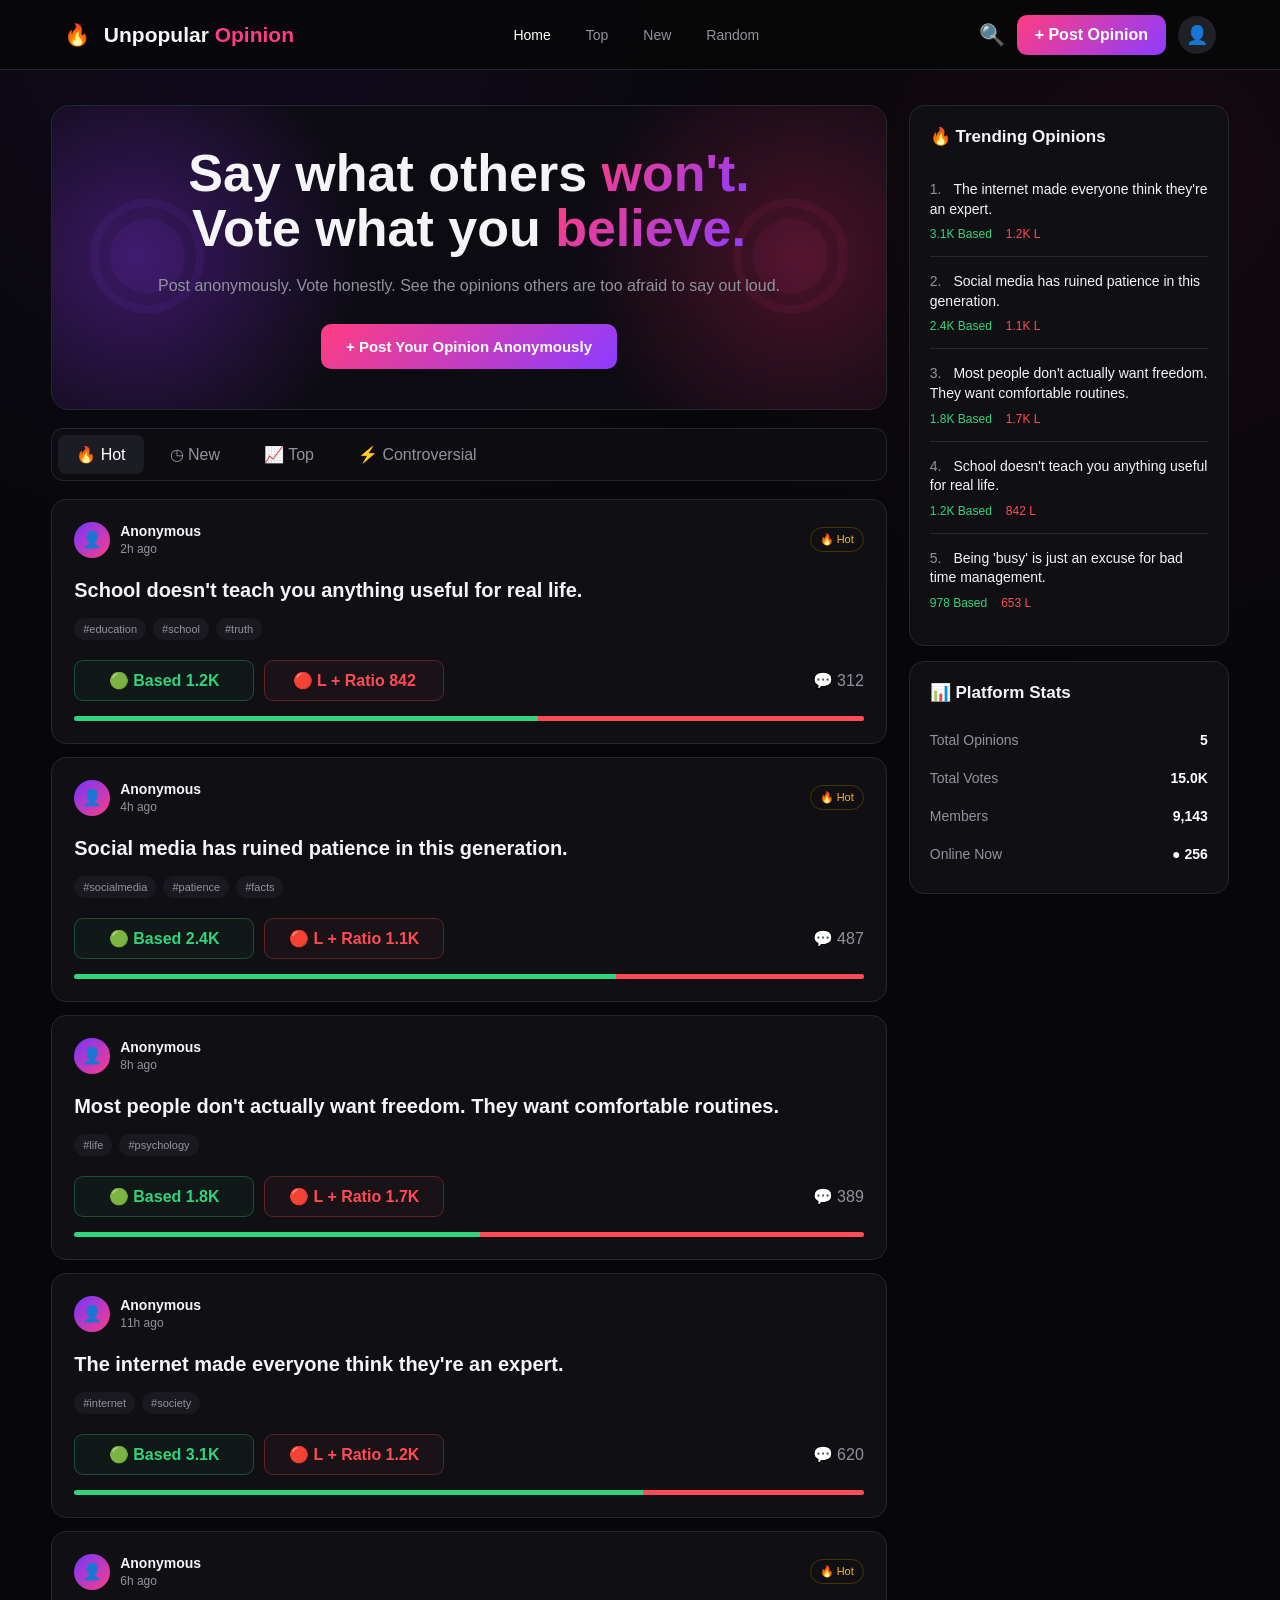
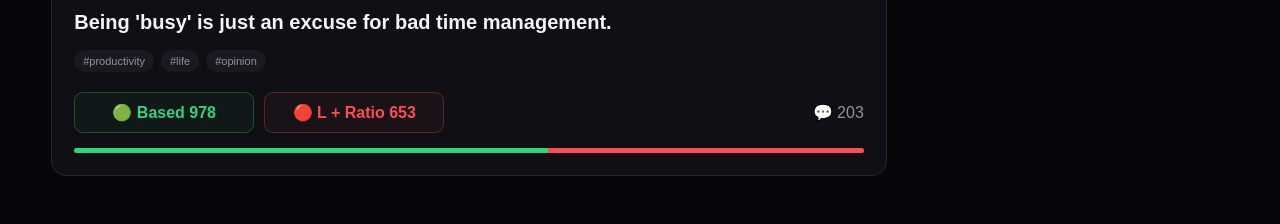
<file: website.html>
<!DOCTYPE html>
<html lang="en">
<head>
<meta charset="UTF-8">
<meta name="viewport" content="width=device-width, initial-scale=1.0">

<title>Unpopular Opinion</title>

<style>
    * {
        box-sizing: border-box;
        margin: 0;
        padding: 0;
    }

    :root {
        --bg: #070709;
        --card: #101014;
        --card-hover: #15151b;
        --border: #262631;
        --text: #f5f5f7;
        --muted: #92929f;
        --purple: #9b4dff;
        --pink: #ff3d81;
        --green: #31d47c;
        --red: #ff4b55;
        --gradient: linear-gradient(135deg, #ff3d81, #8d3cff);
    }

    body {
        font-family: Inter, Arial, sans-serif;
        background:
            radial-gradient(circle at 20% 0%, rgba(128, 45, 255, 0.08), transparent 30%),
            radial-gradient(circle at 90% 10%, rgba(255, 45, 120, 0.06), transparent 25%),
            var(--bg);
        color: var(--text);
        min-height: 100vh;
    }

    button,
    input,
    textarea {
        font: inherit;
    }

    button {
        cursor: pointer;
    }

    /* NAVBAR */

    nav {
        height: 70px;
        border-bottom: 1px solid var(--border);
        display: flex;
        align-items: center;
        padding: 0 5%;
        position: sticky;
        top: 0;
        z-index: 100;
        background: rgba(7, 7, 9, 0.88);
        backdrop-filter: blur(15px);
    }

    .logo {
        font-size: 21px;
        font-weight: 800;
        white-space: nowrap;
    }

    .logo span {
        color: var(--pink);
    }

    .logo-icon {
        margin-right: 8px;
    }

    .nav-links {
        display: flex;
        gap: 35px;
        margin: auto;
    }

    .nav-links a {
        color: var(--muted);
        text-decoration: none;
        font-size: 14px;
        transition: .2s;
    }

    .nav-links a:hover,
    .nav-links a.active {
        color: white;
    }

    .nav-actions {
        display: flex;
        gap: 12px;
        align-items: center;
    }

    .search-btn {
        background: none;
        border: none;
        color: white;
        font-size: 21px;
    }

    .post-btn {
        border: none;
        background: var(--gradient);
        color: white;
        padding: 11px 18px;
        border-radius: 10px;
        font-weight: 700;
        transition: .2s;
    }

    .post-btn:hover {
        transform: translateY(-2px);
        box-shadow: 0 8px 25px rgba(255, 61, 129, .25);
    }

    .avatar {
        width: 38px;
        height: 38px;
        border-radius: 50%;
        display: flex;
        justify-content: center;
        align-items: center;
        background: #202027;
        font-size: 18px;
    }

    /* MAIN */

    .container {
        width: min(1250px, 92%);
        margin: 35px auto;
    }

    .layout {
        display: grid;
        grid-template-columns: minmax(0, 1fr) 320px;
        gap: 22px;
    }

    /* HERO */

    .hero {
        min-height: 285px;
        border: 1px solid var(--border);
        border-radius: 18px;
        overflow: hidden;
        position: relative;
        background:
            radial-gradient(circle at 10% 50%, rgba(144, 49, 255, .35), transparent 30%),
            radial-gradient(circle at 90% 50%, rgba(255, 40, 115, .25), transparent 30%),
            #0c0b11;
        display: flex;
        align-items: center;
        justify-content: center;
        text-align: center;
        padding: 40px;
    }

    .hero::before,
    .hero::after {
        content: "◉";
        position: absolute;
        font-size: 150px;
        color: rgba(151, 59, 255, .08);
    }

    .hero::before {
        left: 30px;
        top: 50px;
    }

    .hero::after {
        right: 30px;
        top: 50px;
        color: rgba(255, 61, 129, .07);
    }

    .hero-content {
        position: relative;
        z-index: 2;
        max-width: 700px;
    }

    .hero h1 {
        font-size: clamp(32px, 5vw, 52px);
        line-height: 1.05;
        margin-bottom: 18px;
    }

    .hero h1 span {
        background: var(--gradient);
        -webkit-background-clip: text;
        color: transparent;
    }

    .hero p {
        color: var(--muted);
        margin-bottom: 25px;
        line-height: 1.6;
    }

    .hero-btn {
        border: none;
        background: var(--gradient);
        color: white;
        padding: 14px 25px;
        border-radius: 10px;
        font-weight: 700;
        font-size: 15px;
    }

    /* FILTERS */

    .filters {
        display: flex;
        gap: 8px;
        margin: 18px 0;
        padding: 6px;
        background: #0d0d11;
        border: 1px solid var(--border);
        border-radius: 12px;
        overflow-x: auto;
    }

    .filter {
        border: none;
        background: transparent;
        color: var(--muted);
        padding: 10px 18px;
        border-radius: 8px;
        white-space: nowrap;
    }

    .filter:hover,
    .filter.active {
        background: #1c1c24;
        color: white;
    }

    /* POSTS */

    .post {
        border: 1px solid var(--border);
        background: var(--card);
        border-radius: 15px;
        padding: 22px;
        margin-bottom: 13px;
        transition: .2s;
    }

    .post:hover {
        background: var(--card-hover);
        border-color: #353542;
    }

    .post-header {
        display: flex;
        align-items: center;
        gap: 10px;
        margin-bottom: 18px;
    }

    .anon {
        width: 36px;
        height: 36px;
        border-radius: 50%;
        background: linear-gradient(135deg, #7136ff, #ff3c88);
        display: flex;
        align-items: center;
        justify-content: center;
    }

    .user-info strong {
        display: block;
        font-size: 14px;
    }

    .user-info span {
        font-size: 12px;
        color: var(--muted);
    }

    .hot {
        margin-left: auto;
        border: 1px solid #493500;
        color: #ffb51b;
        padding: 5px 9px;
        border-radius: 20px;
        font-size: 11px;
    }

    .post h2 {
        font-size: 20px;
        line-height: 1.4;
        margin-bottom: 14px;
    }

    .tags {
        display: flex;
        gap: 7px;
        margin-bottom: 20px;
        flex-wrap: wrap;
    }

    .tag {
        color: var(--muted);
        background: #19191f;
        border-radius: 20px;
        padding: 5px 9px;
        font-size: 11px;
    }

    .post-footer {
        display: flex;
        align-items: center;
        gap: 10px;
    }

    .vote {
        flex: 1;
        max-width: 180px;
        background: transparent;
        border-radius: 9px;
        padding: 10px;
        font-weight: 700;
        border: 1px solid;
        transition: .2s;
    }

    .based {
        color: var(--green);
        border-color: rgba(49, 212, 124, .3);
        background: rgba(49, 212, 124, .04);
    }

    .ratio {
        color: var(--red);
        border-color: rgba(255, 75, 85, .3);
        background: rgba(255, 75, 85, .04);
    }

    .vote:hover {
        transform: translateY(-1px);
    }

    .comment {
        margin-left: auto;
        color: var(--muted);
        background: none;
        border: none;
    }

    /* PROGRESS */

    .progress {
        height: 5px;
        display: flex;
        margin-top: 15px;
        border-radius: 5px;
        overflow: hidden;
        background: #222;
    }

    .progress-based {
        background: var(--green);
    }

    .progress-ratio {
        background: var(--red);
    }

    /* SIDEBAR */

    .sidebar-card {
        background: var(--card);
        border: 1px solid var(--border);
        border-radius: 15px;
        padding: 20px;
        margin-bottom: 15px;
    }

    .sidebar-title {
        font-size: 17px;
        margin-bottom: 18px;
    }

    .trend {
        padding: 15px 0;
        border-bottom: 1px solid var(--border);
    }

    .trend:last-child {
        border-bottom: none;
    }

    .trend-number {
        color: var(--muted);
        margin-right: 8px;
    }

    .trend-text {
        font-size: 14px;
        line-height: 1.4;
    }

    .trend-votes {
        margin-top: 8px;
        display: flex;
        gap: 14px;
        font-size: 12px;
    }

    .green {
        color: var(--green);
    }

    .red {
        color: var(--red);
    }

    .stats {
        display: flex;
        justify-content: space-between;
        padding: 11px 0;
        color: var(--muted);
        font-size: 14px;
    }

    .stats strong {
        color: white;
    }

    /* MODAL */

    .modal-overlay {
        position: fixed;
        inset: 0;
        background: rgba(0,0,0,.75);
        backdrop-filter: blur(8px);
        display: none;
        justify-content: center;
        align-items: center;
        z-index: 500;
        padding: 20px;
    }

    .modal-overlay.show {
        display: flex;
    }

    .modal {
        width: min(600px, 100%);
        background: #111116;
        border: 1px solid #30303b;
        border-radius: 18px;
        padding: 25px;
        box-shadow: 0 20px 70px rgba(0,0,0,.5);
    }

    .modal-header {
        display: flex;
        justify-content: space-between;
        align-items: center;
        margin-bottom: 20px;
    }

    .close {
        border: none;
        background: none;
        color: var(--muted);
        font-size: 24px;
    }

    textarea {
        width: 100%;
        min-height: 160px;
        resize: vertical;
        background: #09090d;
        color: white;
        border: 1px solid var(--border);
        border-radius: 12px;
        padding: 15px;
        outline: none;
    }

    textarea:focus {
        border-color: var(--purple);
    }

    .character-count {
        text-align: right;
        color: var(--muted);
        font-size: 12px;
        margin-top: 5px;
    }

    .modal-bottom {
        display: flex;
        justify-content: space-between;
        align-items: center;
        margin-top: 18px;
    }

    .anonymous-label {
        color: var(--muted);
        font-size: 13px;
    }

    .submit {
        background: var(--gradient);
        color: white;
        border: none;
        border-radius: 9px;
        padding: 11px 20px;
        font-weight: 700;
    }

    /* SEARCH */

    .search-box {
        display: none;
        position: absolute;
        right: 5%;
        top: 60px;
        width: 300px;
        background: #111116;
        border: 1px solid var(--border);
        border-radius: 10px;
        padding: 10px;
    }

    .search-box.show {
        display: block;
    }

    .search-box input {
        width: 100%;
        background: #08080c;
        border: 1px solid var(--border);
        padding: 11px;
        border-radius: 7px;
        color: white;
        outline: none;
    }

    /* MOBILE */

    @media (max-width: 850px) {

        .layout {
            grid-template-columns: 1fr;
        }

        .sidebar {
            display: none;
        }

        .nav-links {
            display: none;
        }

        .hero {
            min-height: 300px;
            padding: 25px;
        }

        .post-footer {
            flex-wrap: wrap;
        }

        .vote {
            max-width: none;
        }
    }

    @media (max-width: 500px) {

        nav {
            padding: 0 4%;
        }

        .post-btn {
            padding: 9px 12px;
            font-size: 12px;
        }

        .container {
            width: 94%;
            margin-top: 20px;
        }

        .hero h1 {
            font-size: 32px;
        }

        .post {
            padding: 17px;
        }
    }
</style>
</head>

<body>

<!-- NAVIGATION -->

<nav>

    <div class="logo">
        <span class="logo-icon">🔥</span>
        Unpopular <span>Opinion</span>
    </div>

    <div class="nav-links">
        <a href="#" class="active">Home</a>
        <a href="#" onclick="setFilter('top')">Top</a>
        <a href="#" onclick="setFilter('new')">New</a>
        <a href="#" onclick="randomOpinion()">Random</a>
    </div>

    <div class="nav-actions">

        <button class="search-btn" onclick="toggleSearch()">
            🔍
        </button>

        <button class="post-btn" onclick="openModal()">
            + Post Opinion
        </button>

        <div class="avatar">
            👤
        </div>

    </div>

    <div class="search-box" id="searchBox">
        <input
            type="text"
            id="searchInput"
            placeholder="Search opinions..."
            oninput="searchOpinions()"
        >
    </div>

</nav>


<div class="container">

    <div class="layout">

        <main>

            <!-- HERO -->

            <section class="hero">

                <div class="hero-content">

                    <h1>
                        Say what others
                        <span>won't.</span><br>
                        Vote what you
                        <span>believe.</span>
                    </h1>

                    <p>
                        Post anonymously. Vote honestly.
                        See the opinions others are too afraid
                        to say out loud.
                    </p>

                    <button class="hero-btn" onclick="openModal()">
                        + Post Your Opinion Anonymously
                    </button>

                </div>

            </section>


            <!-- FILTERS -->

            <div class="filters">

                <button class="filter active"
                        onclick="setFilter('hot', this)">
                    🔥 Hot
                </button>

                <button class="filter"
                        onclick="setFilter('new', this)">
                    ◷ New
                </button>

                <button class="filter"
                        onclick="setFilter('top', this)">
                    📈 Top
                </button>

                <button class="filter"
                        onclick="setFilter('controversial', this)">
                    ⚡ Controversial
                </button>

            </div>


            <!-- POSTS -->

            <div id="posts"></div>

        </main>


        <!-- SIDEBAR -->

        <aside class="sidebar">

            <div class="sidebar-card">

                <h3 class="sidebar-title">
                    🔥 Trending Opinions
                </h3>

                <div id="trending"></div>

            </div>


            <div class="sidebar-card">

                <h3 class="sidebar-title">
                    📊 Platform Stats
                </h3>

                <div class="stats">
                    <span>Total Opinions</span>
                    <strong id="totalOpinions">0</strong>
                </div>

                <div class="stats">
                    <span>Total Votes</span>
                    <strong id="totalVotes">0</strong>
                </div>

                <div class="stats">
                    <span>Members</span>
                    <strong>9,143</strong>
                </div>

                <div class="stats">
                    <span>Online Now</span>
                    <strong class="green">● 256</strong>
                </div>

            </div>

        </aside>

    </div>

</div>


<!-- POST MODAL -->

<div class="modal-overlay" id="modal">

    <div class="modal">

        <div class="modal-header">

            <h2>
                🔥 Drop an unpopular opinion
            </h2>

            <button class="close" onclick="closeModal()">
                ×
            </button>

        </div>

        <textarea
            id="opinionInput"
            maxlength="300"
            placeholder="What's something you believe that most people disagree with?"
            oninput="updateCharacterCount()"
        ></textarea>

        <div class="character-count">
            <span id="characterCount">0</span>/300
        </div>

        <div class="modal-bottom">

            <div class="anonymous-label">
                👤 Posted anonymously
            </div>

            <button class="submit" onclick="submitOpinion()">
                Post Opinion
            </button>

        </div>

    </div>

</div>


<script>

const defaultPosts = [

    {
        id: 1,
        text: "School doesn't teach you anything useful for real life.",
        tags: ["education", "school", "truth"],
        based: 1200,
        ratio: 842,
        comments: 312,
        hours: 2
    },

    {
        id: 2,
        text: "Social media has ruined patience in this generation.",
        tags: ["socialmedia", "patience", "facts"],
        based: 2400,
        ratio: 1100,
        comments: 487,
        hours: 4
    },

    {
        id: 3,
        text: "Being 'busy' is just an excuse for bad time management.",
        tags: ["productivity", "life", "opinion"],
        based: 978,
        ratio: 653,
        comments: 203,
        hours: 6
    },

    {
        id: 4,
        text: "Most people don't actually want freedom. They want comfortable routines.",
        tags: ["life", "psychology"],
        based: 1800,
        ratio: 1700,
        comments: 389,
        hours: 8
    },

    {
        id: 5,
        text: "The internet made everyone think they're an expert.",
        tags: ["internet", "society"],
        based: 3100,
        ratio: 1200,
        comments: 620,
        hours: 11
    }

];


let posts =
    JSON.parse(localStorage.getItem("unpopularPosts"))
    || defaultPosts;

let currentFilter = "hot";


function savePosts() {

    localStorage.setItem(
        "unpopularPosts",
        JSON.stringify(posts)
    );

}


/* FORMAT NUMBERS */

function formatNumber(number) {

    if (number >= 1000000)
        return (number / 1000000).toFixed(1) + "M";

    if (number >= 1000)
        return (number / 1000).toFixed(1) + "K";

    return number;

}


/* RENDER POSTS */

function renderPosts(list = posts) {

    const container = document.getElementById("posts");

    container.innerHTML = "";

    if (list.length === 0) {

        container.innerHTML = `
            <div class="post">
                <h2>No opinions found 😶</h2>
                <p style="color:#888">
                    Try another search.
                </p>
            </div>
        `;

        return;

    }


    list.forEach(post => {

        const total = post.based + post.ratio;

        const basedPercent =
            total === 0
            ? 50
            : (post.based / total) * 100;

        const article = document.createElement("article");

        article.className = "post";

        article.innerHTML = `

            <div class="post-header">

                <div class="anon">
                    👤
                </div>

                <div class="user-info">
                    <strong>Anonymous</strong>
                    <span>${post.hours}h ago</span>
                </div>

                ${
                    post.hours <= 6
                    ? `<div class="hot">🔥 Hot</div>`
                    : ""
                }

            </div>


            <h2>
                ${escapeHTML(post.text)}
            </h2>


            <div class="tags">

                ${post.tags.map(tag =>
                    `<span class="tag">#${tag}</span>`
                ).join("")}

            </div>


            <div class="post-footer">

                <button
                    class="vote based"
                    onclick="vote(${post.id}, 'based')"
                >
                    🟢 Based
                    ${formatNumber(post.based)}
                </button>


                <button
                    class="vote ratio"
                    onclick="vote(${post.id}, 'ratio')"
                >
                    🔴 L + Ratio
                    ${formatNumber(post.ratio)}
                </button>


                <button
                    class="comment"
                    onclick="commentPost(${post.id})"
                >
                    💬 ${formatNumber(post.comments)}
                </button>

            </div>


            <div class="progress">

                <div
                    class="progress-based"
                    style="width:${basedPercent}%"
                ></div>

                <div
                    class="progress-ratio"
                    style="width:${100 - basedPercent}%"
                ></div>

            </div>

        `;

        container.appendChild(article);

    });

}


/* VOTING */

function vote(id, type) {

    const post = posts.find(p => p.id === id);

    if (!post) return;


    if (type === "based") {

        post.based++;

    } else {

        post.ratio++;

    }


    savePosts();

    applyFilter();

}


/* COMMENTS */

function commentPost(id) {

    const post = posts.find(p => p.id === id);

    const comment = prompt(
        "Leave a comment:"
    );

    if (!comment) return;

    post.comments++;

    alert(
        "Comment added anonymously! 💬"
    );

    savePosts();

    applyFilter();

}


/* FILTERING */

function setFilter(filter, button) {

    currentFilter = filter;

    document
        .querySelectorAll(".filter")
        .forEach(btn =>
            btn.classList.remove("active")
        );

    if (button)
        button.classList.add("active");

    applyFilter();

}


function applyFilter() {

    let filtered = [...posts];


    if (currentFilter === "new") {

        filtered.sort(
            (a,b) => a.hours - b.hours
        );

    }


    if (currentFilter === "top") {

        filtered.sort(
            (a,b) =>
                (b.based + b.ratio)
                -
                (a.based + a.ratio)
        );

    }


    if (currentFilter === "controversial") {

        filtered.sort(
            (a,b) => {

                const aDiff =
                    Math.abs(a.based - a.ratio);

                const bDiff =
                    Math.abs(b.based - b.ratio);

                return aDiff - bDiff;

            }
        );

    }


    if (currentFilter === "hot") {

        filtered.sort(
            (a,b) => {

                const scoreA =
                    (a.based + a.ratio)
                    /
                    Math.max(a.hours, 1);

                const scoreB =
                    (b.based + b.ratio)
                    /
                    Math.max(b.hours, 1);

                return scoreB - scoreA;

            }
        );

    }


    renderPosts(filtered);

}


/* MODAL */

function openModal() {

    document
        .getElementById("modal")
        .classList.add("show");

    document
        .getElementById("opinionInput")
        .focus();

}


function closeModal() {

    document
        .getElementById("modal")
        .classList.remove("show");

}


function updateCharacterCount() {

    const input =
        document.getElementById("opinionInput");

    document
        .getElementById("characterCount")
        .textContent =
        input.value.length;

}


/* CREATE POST */

function submitOpinion() {

    const input =
        document.getElementById("opinionInput");

    const text =
        input.value.trim();


    if (text.length < 5) {

        alert(
            "Your opinion needs to be at least 5 characters."
        );

        return;

    }


    const newPost = {

        id: Date.now(),

        text: text,

        tags: ["opinion"],

        based: 0,

        ratio: 0,

        comments: 0,

        hours: 0

    };


    posts.unshift(newPost);

    savePosts();

    input.value = "";

    updateCharacterCount();

    closeModal();

    applyFilter();

}


/* SEARCH */

function toggleSearch() {

    document
        .getElementById("searchBox")
        .classList.toggle("show");

}


function searchOpinions() {

    const query =
        document
        .getElementById("searchInput")
        .value
        .toLowerCase()
        .trim();


    if (!query) {

        applyFilter();

        return;

    }


    const results =
        posts.filter(post =>
            post.text
            .toLowerCase()
            .includes(query)
        );


    renderPosts(results);

}


/* RANDOM */

function randomOpinion() {

    if (posts.length === 0) return;

    const random =
        posts[
            Math.floor(
                Math.random() * posts.length
            )
        ];


    renderPosts([random]);

}


/* TRENDING */

function renderTrending() {

    const trending =
        [...posts]
        .sort(
            (a,b) =>
                (b.based + b.ratio)
                -
                (a.based + a.ratio)
        )
        .slice(0,5);


    const container =
        document.getElementById("trending");


    container.innerHTML =
        trending.map((post,index) => `

            <div class="trend">

                <div class="trend-text">

                    <span class="trend-number">
                        ${index + 1}.
                    </span>

                    ${escapeHTML(post.text)}

                </div>

                <div class="trend-votes">

                    <span class="green">
                        ${formatNumber(post.based)}
                        Based
                    </span>

                    <span class="red">
                        ${formatNumber(post.ratio)}
                        L
                    </span>

                </div>

            </div>

        `).join("");

}


/* STATS */

function updateStats() {

    const totalVotes =
        posts.reduce(
            (sum,post) =>
                sum +
                post.based +
                post.ratio,
            0
        );


    document
        .getElementById("totalOpinions")
        .textContent =
        formatNumber(posts.length);


    document
        .getElementById("totalVotes")
        .textContent =
        formatNumber(totalVotes);

}


/* SECURITY */

function escapeHTML(text) {

    const div =
        document.createElement("div");

    div.textContent = text;

    return div.innerHTML;

}


/* INITIALIZE */

function initialize() {

    renderPosts();

    renderTrending();

    updateStats();

    applyFilter();

}


initialize();


/* CLOSE MODAL WHEN CLICKING OUTSIDE */

document
    .getElementById("modal")
    .addEventListener("click", function(e) {

        if (e.target === this) {

            closeModal();

        }

    });

</script>

</body>
</html>
</file>
<file: style.css>
* {
    box-sizing: border-box;
    margin: 0;
    padding: 0;
}

:root {
    --bg: #07070a;
    --bg-soft: #0d0d12;
    --card: #111116;
    --card-hover: #15151c;
    --border: #26262f;
    --border-strong: #353542;
    --text: #f7f7fa;
    --muted: #9696a4;
    --muted-2: #6d6d78;
    --purple: #9b4dff;
    --purple-2: #7036ff;
    --pink: #ff3d81;
    --green: #38dc84;
    --red: #ff505a;
    --yellow: #ffbd2e;
    --gradient: linear-gradient(135deg, #ff3d81 0%, #8d3cff 100%);
    --shadow: 0 20px 60px rgba(0, 0, 0, 0.28);
}

html {
    scroll-behavior: smooth;
}

body {
    min-height: 100vh;
    color: var(--text);
    background:
        radial-gradient(circle at 10% -5%, rgba(132, 62, 255, 0.13), transparent 26%),
        radial-gradient(circle at 88% 7%, rgba(255, 53, 127, 0.09), transparent 22%),
        var(--bg);
    font-family: Inter, ui-sans-serif, system-ui, -apple-system, BlinkMacSystemFont, "Segoe UI", sans-serif;
    line-height: 1.4;
}

body.modal-open {
    overflow: hidden;
}

button,
input,
textarea,
select {
    font: inherit;
}

button {
    border: 0;
}

button,
a {
    -webkit-tap-highlight-color: transparent;
}

button:focus-visible,
a:focus-visible,
input:focus-visible,
textarea:focus-visible,
select:focus-visible {
    outline: 2px solid var(--purple);
    outline-offset: 2px;
}

/* NAVBAR */

.navbar {
    position: sticky;
    top: 0;
    z-index: 100;
    display: flex;
    align-items: center;
    min-height: 70px;
    padding: 0 5%;
    border-bottom: 1px solid rgba(255, 255, 255, 0.06);
    background: rgba(7, 7, 10, 0.83);
    backdrop-filter: blur(18px);
}

.logo {
    display: inline-flex;
    align-items: center;
    color: var(--text);
    text-decoration: none;
    font-size: 20px;
    font-weight: 850;
    letter-spacing: -0.03em;
    white-space: nowrap;
}

.logo > span:last-child {
    color: var(--pink);
}

.logo-fire {
    margin-right: 8px;
    color: initial !important;
}

.nav-links {
    display: flex;
    align-items: center;
    gap: 26px;
    margin: 0 auto;
}

.nav-links a {
    color: var(--muted);
    text-decoration: none;
    font-size: 13px;
    font-weight: 650;
    transition: color 0.2s ease;
    white-space: nowrap;
}

.nav-links a:hover,
.nav-links a.active {
    color: #fff;
}

.nav-actions {
    display: flex;
    align-items: center;
    gap: 10px;
}

.icon-btn {
    width: 38px;
    height: 38px;
    display: grid;
    place-items: center;
    border-radius: 10px;
    color: #fff;
    background: transparent;
    font-size: 24px;
    cursor: pointer;
    transition: background 0.2s ease;
}

.icon-btn:hover {
    background: #181820;
}

.post-btn,
.hero-btn,
.submit-btn {
    color: #fff;
    background: var(--gradient);
    cursor: pointer;
    font-weight: 800;
    box-shadow: 0 8px 28px rgba(141, 60, 255, 0.18);
    transition: transform 0.2s ease, box-shadow 0.2s ease;
}

.post-btn {
    padding: 10px 16px;
    border-radius: 10px;
    font-size: 13px;
}

.post-btn:hover,
.hero-btn:hover,
.submit-btn:hover {
    transform: translateY(-2px);
    box-shadow: 0 12px 30px rgba(141, 60, 255, 0.28);
}

.avatar {
    width: 38px;
    height: 38px;
    display: grid;
    place-items: center;
    border: 1px solid var(--border);
    border-radius: 50%;
    background: #1b1b23;
    font-size: 17px;
}

.search-panel {
    position: absolute;
    right: 5%;
    top: 63px;
    display: none;
    width: min(330px, calc(100vw - 30px));
    padding: 10px;
    border: 1px solid var(--border);
    border-radius: 12px;
    background: #111117;
    box-shadow: var(--shadow);
}

.search-panel.show {
    display: block;
}

.search-panel input {
    width: 100%;
    padding: 12px 13px;
    border: 1px solid var(--border);
    border-radius: 9px;
    outline: 0;
    color: #fff;
    background: #09090d;
}

.search-panel input:focus {
    border-color: var(--purple);
}

/* MAIN */

.container {
    width: min(1240px, 92%);
    margin: 32px auto 70px;
}

.hero {
    position: relative;
    overflow: hidden;
    min-height: 345px;
    display: grid;
    place-items: center;
    padding: 50px 28px;
    border: 1px solid var(--border);
    border-radius: 22px;
    background:
        linear-gradient(135deg, rgba(113, 54, 255, 0.09), rgba(255, 61, 129, 0.04)),
        #0c0c12;
    box-shadow: var(--shadow);
}

.hero::after {
    content: "";
    position: absolute;
    inset: auto 10% -120px;
    height: 220px;
    background: radial-gradient(circle, rgba(155, 77, 255, 0.16), transparent 65%);
    filter: blur(20px);
}

.hero-glow {
    position: absolute;
    width: 340px;
    height: 340px;
    border-radius: 50%;
    filter: blur(80px);
    opacity: 0.14;
    pointer-events: none;
}

.hero-glow-left {
    left: -90px;
    top: -70px;
    background: #833cff;
}

.hero-glow-right {
    right: -90px;
    top: -20px;
    background: #ff3b8a;
}

.hero-content {
    position: relative;
    z-index: 2;
    max-width: 790px;
    text-align: center;
}

.eyebrow,
.modal-kicker {
    color: var(--muted-2);
    font-size: 10px;
    font-weight: 800;
    letter-spacing: 0.2em;
}

.eyebrow {
    margin-bottom: 14px;
}

.hero h1 {
    font-size: clamp(38px, 6vw, 62px);
    line-height: 0.98;
    letter-spacing: -0.055em;
}

.hero h1 span {
    background: var(--gradient);
    -webkit-background-clip: text;
    background-clip: text;
    color: transparent;
}

.hero p {
    max-width: 630px;
    margin: 20px auto 26px;
    color: var(--muted);
    font-size: 15px;
    line-height: 1.7;
}

.hero p strong {
    color: #fff;
}

.hero-actions {
    display: flex;
    justify-content: center;
    gap: 10px;
    flex-wrap: wrap;
}

.hero-btn {
    padding: 13px 19px;
    border-radius: 10px;
}

.small-btn {
    margin-top: 16px;
}

.secondary-btn {
    padding: 13px 19px;
    border: 1px solid var(--border);
    border-radius: 10px;
    color: #fff;
    background: rgba(255, 255, 255, 0.025);
    cursor: pointer;
    font-weight: 750;
}

.secondary-btn:hover {
    background: #17171e;
}

/* CATEGORIES */

.category-strip {
    display: flex;
    gap: 8px;
    margin: 18px 0;
    overflow-x: auto;
    scrollbar-width: none;
}

.category-strip::-webkit-scrollbar {
    display: none;
}

.category-chip {
    flex: 0 0 auto;
    padding: 9px 13px;
    border: 1px solid var(--border);
    border-radius: 999px;
    color: var(--muted);
    background: #0e0e13;
    cursor: pointer;
    font-size: 12px;
    font-weight: 700;
    transition: all 0.2s ease;
}

.category-chip:hover,
.category-chip.active {
    border-color: #4a3c68;
    color: #fff;
    background: rgba(141, 60, 255, 0.12);
}

/* LAYOUT */

.layout {
    display: grid;
    grid-template-columns: minmax(0, 1fr) 315px;
    gap: 22px;
}

.feed-toolbar {
    display: flex;
    align-items: center;
    justify-content: space-between;
    gap: 10px;
    margin-bottom: 13px;
}

.filters {
    display: flex;
    gap: 6px;
    padding: 5px;
    overflow-x: auto;
    border: 1px solid var(--border);
    border-radius: 11px;
    background: #0d0d11;
    scrollbar-width: none;
}

.filters::-webkit-scrollbar {
    display: none;
}

.filter {
    flex: 0 0 auto;
    padding: 9px 14px;
    border-radius: 8px;
    color: var(--muted);
    background: transparent;
    cursor: pointer;
    font-size: 12px;
    font-weight: 750;
}

.filter:hover,
.filter.active {
    color: #fff;
    background: #1a1a22;
}

.feed-count {
    color: var(--muted-2);
    font-size: 11px;
    white-space: nowrap;
}

/* POST CARD */

.post-card {
    padding: 21px;
    margin-bottom: 13px;
    border: 1px solid var(--border);
    border-radius: 15px;
    background: linear-gradient(180deg, #111116 0%, #0f0f13 100%);
    transition: transform 0.2s ease, border-color 0.2s ease, background 0.2s ease;
}

.post-card:hover {
    transform: translateY(-2px);
    border-color: var(--border-strong);
    background: var(--card-hover);
}

.post-card.flash {
    animation: flashCard 1.2s ease;
}

@keyframes flashCard {
    0%, 100% {
        box-shadow: 0 0 0 rgba(155, 77, 255, 0);
    }
    30% {
        box-shadow: 0 0 0 2px rgba(155, 77, 255, 0.35), 0 0 35px rgba(155, 77, 255, 0.18);
    }
}

.post-header {
    display: flex;
    align-items: center;
    gap: 10px;
    margin-bottom: 17px;
}

.anon-avatar {
    width: 37px;
    height: 37px;
    display: grid;
    place-items: center;
    border-radius: 50%;
    background: linear-gradient(135deg, #6e37fc, #fd3b84);
}

.post-user {
    min-width: 0;
}

.post-user strong {
    display: block;
    font-size: 13px;
}

.post-user span {
    display: block;
    color: var(--muted-2);
    font-size: 11px;
    margin-top: 2px;
}

.post-category {
    margin-left: auto;
    padding: 5px 8px;
    border: 1px solid var(--border);
    border-radius: 999px;
    color: var(--muted);
    background: #16161d;
    font-size: 10px;
    font-weight: 750;
}

.hot-badge {
    padding: 5px 8px;
    border: 1px solid rgba(255, 189, 46, 0.2);
    border-radius: 999px;
    color: var(--yellow);
    background: rgba(255, 189, 46, 0.05);
    font-size: 10px;
    font-weight: 800;
}

.post-card h2 {
    max-width: 890px;
    margin-bottom: 15px;
    font-size: clamp(18px, 2vw, 21px);
    line-height: 1.45;
    letter-spacing: -0.015em;
}

.tags {
    display: flex;
    gap: 7px;
    flex-wrap: wrap;
    margin-bottom: 18px;
}

.tag {
    padding: 5px 9px;
    border-radius: 999px;
    color: var(--muted);
    background: #191920;
    font-size: 10px;
    font-weight: 650;
}

.vote-row {
    display: flex;
    align-items: center;
    gap: 9px;
}

.vote-btn {
    min-width: 150px;
    display: inline-flex;
    align-items: center;
    justify-content: space-between;
    gap: 15px;
    padding: 10px 12px;
    border: 1px solid;
    border-radius: 9px;
    background: transparent;
    cursor: pointer;
    font-weight: 750;
    transition: transform 0.18s ease, background 0.18s ease;
}

.vote-btn:hover {
    transform: translateY(-1px);
}

.vote-btn.based {
    border-color: rgba(56, 220, 132, 0.28);
    color: var(--green);
    background: rgba(56, 220, 132, 0.035);
}

.vote-btn.based:hover {
    background: rgba(56, 220, 132, 0.08);
}

.vote-btn.ratio {
    border-color: rgba(255, 80, 90, 0.28);
    color: var(--red);
    background: rgba(255, 80, 90, 0.035);
}

.vote-btn.ratio:hover {
    background: rgba(255, 80, 90, 0.08);
}

.vote-btn strong {
    font-size: 12px;
}

.comment-btn {
    margin-left: auto;
    padding: 10px 7px;
    color: var(--muted);
    background: transparent;
    cursor: pointer;
    font-weight: 650;
}

.comment-btn:hover {
    color: #fff;
}

.vote-bar {
    display: flex;
    width: 100%;
    height: 5px;
    margin-top: 15px;
    overflow: hidden;
    border-radius: 999px;
    background: #202028;
}

.vote-bar-based {
    background: var(--green);
}

.vote-bar-ratio {
    background: var(--red);
}

.vote-summary {
    display: flex;
    justify-content: space-between;
    gap: 10px;
    margin-top: 7px;
    color: var(--muted-2);
    font-size: 10px;
}

/* SIDEBAR */

.sidebar-card {
    padding: 19px;
    margin-bottom: 15px;
    border: 1px solid var(--border);
    border-radius: 15px;
    background: var(--card);
}

.card-heading {
    display: flex;
    align-items: center;
    justify-content: space-between;
    gap: 10px;
    margin-bottom: 12px;
}

.card-heading h2 {
    font-size: 16px;
    letter-spacing: -0.02em;
}

.card-heading > span {
    color: var(--muted-2);
    font-size: 10px;
    font-weight: 750;
}

.trend-item {
    width: 100%;
    padding: 14px 0;
    border-bottom: 1px solid var(--border);
    color: inherit;
    text-align: left;
    background: transparent;
    cursor: pointer;
}

.trend-item:last-child {
    border-bottom: 0;
}

.trend-item:hover .trend-text {
    color: #fff;
}

.trend-topline {
    display: flex;
    align-items: center;
    gap: 7px;
    margin-bottom: 7px;
}

.trend-index {
    color: var(--purple);
    font-size: 10px;
    font-weight: 900;
}

.trend-category {
    color: var(--muted-2);
    font-size: 9px;
    font-weight: 750;
}

.trend-text {
    color: #dddde4;
    font-size: 12px;
    line-height: 1.45;
    transition: color 0.18s ease;
}

.trend-votes {
    display: flex;
    gap: 12px;
    margin-top: 8px;
    font-size: 9px;
    font-weight: 750;
}

.green {
    color: var(--green);
}

.red {
    color: var(--red);
}

.stats-row {
    display: flex;
    align-items: center;
    justify-content: space-between;
    padding: 10px 0;
    border-bottom: 1px solid rgba(255,255,255,0.05);
    color: var(--muted);
    font-size: 12px;
}

.stats-row:last-child {
    border-bottom: 0;
}

.stats-row strong {
    color: #fff;
}

.online {
    color: var(--green) !important;
}

.rules-card p {
    margin-top: 10px;
    color: var(--muted);
    font-size: 11px;
    line-height: 1.6;
}

/* EMPTY */

.empty-state {
    padding: 55px 25px;
    border: 1px dashed var(--border-strong);
    border-radius: 15px;
    text-align: center;
    background: rgba(255,255,255,0.015);
}

.empty-icon {
    margin-bottom: 10px;
    font-size: 42px;
}

.empty-state h3 {
    margin-bottom: 7px;
    font-size: 18px;
}

.empty-state p {
    color: var(--muted);
    font-size: 13px;
}

/* MODAL */

.modal-overlay {
    position: fixed;
    inset: 0;
    z-index: 500;
    display: none;
    align-items: center;
    justify-content: center;
    padding: 18px;
    background: rgba(0,0,0,0.76);
    backdrop-filter: blur(9px);
}

.modal-overlay.show {
    display: flex;
}

.modal {
    width: min(610px, 100%);
    padding: 24px;
    border: 1px solid var(--border-strong);
    border-radius: 18px;
    background: #111117;
    box-shadow: 0 30px 100px rgba(0,0,0,0.5);
}

.modal-header {
    display: flex;
    align-items: flex-start;
    justify-content: space-between;
    gap: 12px;
    margin-bottom: 19px;
}

.modal-header h2 {
    margin-top: 5px;
    font-size: 20px;
}

.close-btn {
    width: 32px;
    height: 32px;
    border-radius: 8px;
    color: var(--muted);
    background: transparent;
    cursor: pointer;
    font-size: 25px;
    line-height: 1;
}

.close-btn:hover {
    color: #fff;
    background: #1a1a22;
}

.field-label {
    display: block;
    margin-bottom: 8px;
    color: #c7c7cf;
    font-size: 12px;
    font-weight: 750;
}

textarea {
    width: 100%;
    min-height: 170px;
    resize: vertical;
    padding: 14px;
    border: 1px solid var(--border);
    border-radius: 12px;
    outline: 0;
    color: #fff;
    background: #09090d;
    line-height: 1.55;
}

textarea:focus {
    border-color: var(--purple);
}

.modal-meta {
    display: flex;
    justify-content: space-between;
    gap: 10px;
    margin-top: 7px;
    color: var(--muted-2);
    font-size: 10px;
}

.modal-row {
    display: flex;
    align-items: flex-end;
    justify-content: space-between;
    gap: 12px;
    margin-top: 18px;
}

.select-label {
    display: grid;
    gap: 7px;
    color: #c7c7cf;
    font-size: 11px;
    font-weight: 750;
}

select {
    min-width: 180px;
    padding: 10px 11px;
    border: 1px solid var(--border);
    border-radius: 9px;
    outline: 0;
    color: #fff;
    background: #0a0a0e;
}

.submit-btn {
    padding: 11px 18px;
    border-radius: 10px;
}

/* TOAST */

.toast {
    position: fixed;
    left: 50%;
    bottom: 24px;
    z-index: 700;
    transform: translate(-50%, 20px);
    min-width: 220px;
    max-width: calc(100vw - 30px);
    padding: 11px 15px;
    border: 1px solid var(--border-strong);
    border-radius: 10px;
    color: #fff;
    background: #16161d;
    box-shadow: var(--shadow);
    text-align: center;
    font-size: 12px;
    opacity: 0;
    pointer-events: none;
    transition: opacity 0.2s ease, transform 0.2s ease;
}

.toast.show {
    opacity: 1;
    transform: translate(-50%, 0);
}

/* RESPONSIVE */

@media (max-width: 1050px) {
    .nav-links {
        gap: 15px;
    }

    .nav-links a:nth-child(n + 6) {
        display: none;
    }

    .layout {
        grid-template-columns: minmax(0, 1fr) 280px;
    }
}

@media (max-width: 850px) {
    .navbar {
        padding: 0 4%;
    }

    .nav-links {
        display: none;
    }

    .layout {
        grid-template-columns: 1fr;
    }

    .sidebar {
        display: none;
    }

    .hero {
        min-height: 320px;
    }

    .feed-toolbar {
        align-items: flex-start;
        flex-direction: column;
    }

    .feed-count {
        margin-left: 6px;
    }
}

@media (max-width: 600px) {
    .container {
        width: 94%;
        margin-top: 20px;
    }

    .logo {
        font-size: 17px;
    }

    .avatar {
        display: none;
    }

    .post-btn {
        padding: 9px 11px;
        font-size: 11px;
    }

    .hero {
        padding: 38px 20px;
        border-radius: 17px;
    }

    .hero h1 {
        font-size: 36px;
    }

    .hero p {
        font-size: 13px;
    }

    .hero-actions {
        flex-direction: column;
        align-items: stretch;
    }

    .hero-btn,
    .secondary-btn {
        width: 100%;
    }

    .post-card {
        padding: 17px;
    }

    .post-category {
        display: none;
    }

    .vote-row {
        display: grid;
        grid-template-columns: 1fr 1fr;
    }

    .vote-btn {
        min-width: 0;
    }

    .comment-btn {
        grid-column: 1 / -1;
        margin: 0;
        justify-self: start;
    }

    .modal-row {
        flex-direction: column;
        align-items: stretch;
    }

    select,
    .submit-btn {
        width: 100%;
    }
}

@media (max-width: 420px) {
    .hero h1 {
        font-size: 31px;
    }

    .eyebrow {
        font-size: 8px;
    }

    .filters {
        width: 100%;
    }

    .filter {
        padding: 8px 10px;
    }

    .vote-row {
        grid-template-columns: 1fr;
    }

    .comment-btn {
        grid-column: auto;
    }
}
</file>
